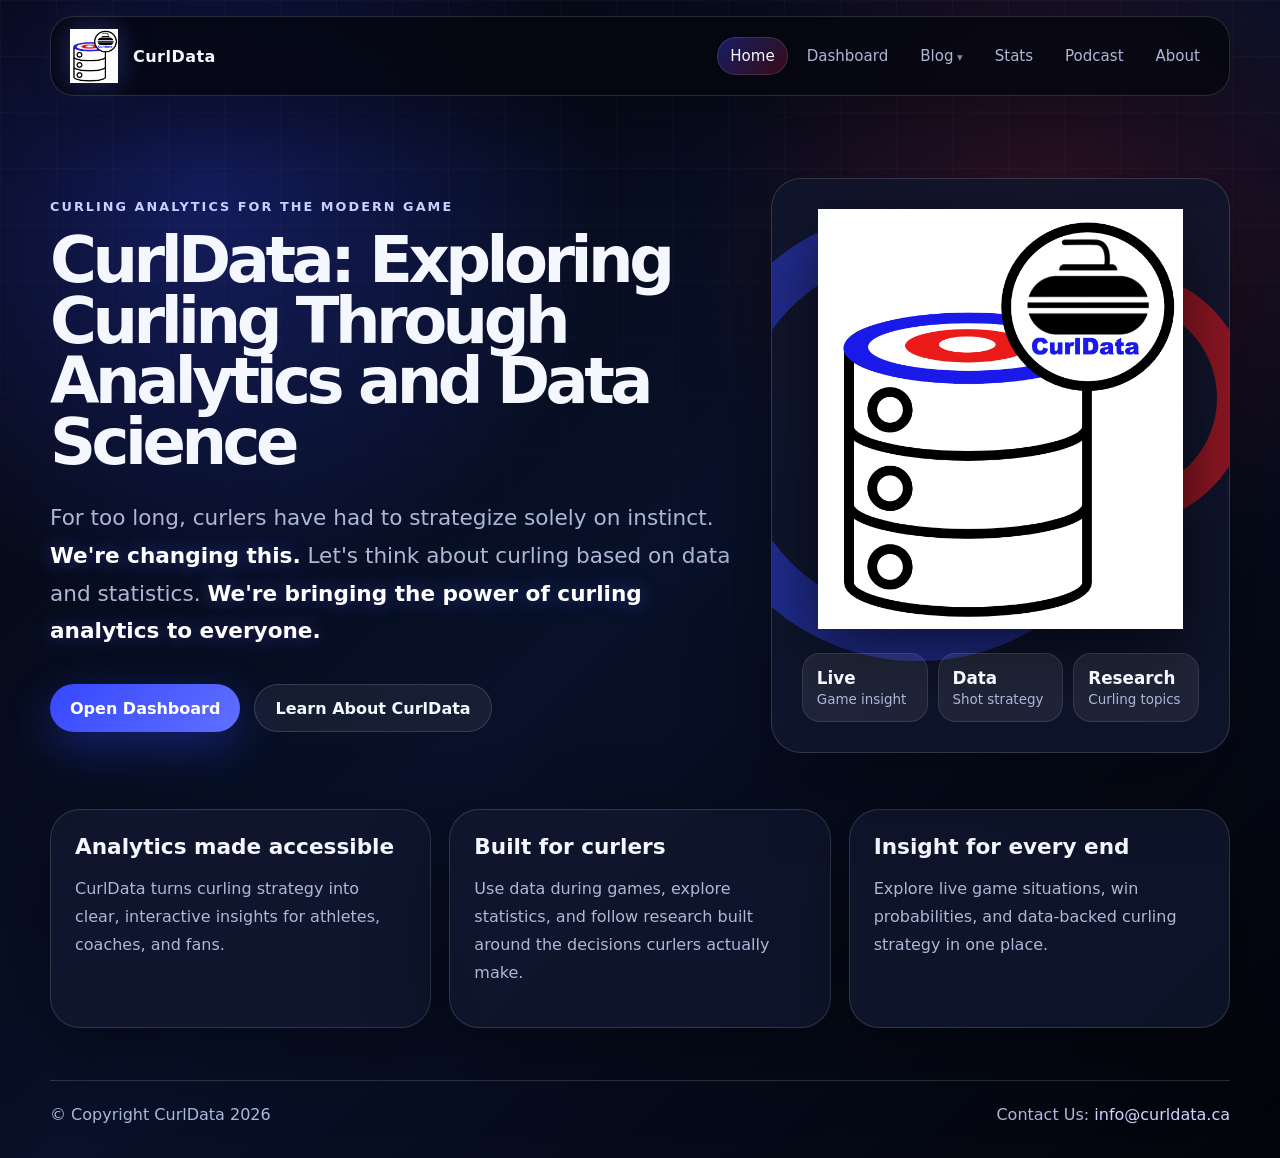
<file: index.html>
<!DOCTYPE html>
<html lang="en">
<head>
  <meta charset="UTF-8" />
  <meta name="viewport" content="width=device-width, initial-scale=1.0" />
  <title>CurlData | Home</title>
  <link rel="stylesheet" href="assets/styles.css" />
</head>
<body>
  <div class="site-shell">
    <header class="site-header">
      <a class="brand" href="index.html" aria-label="CurlData home">
        <img src="assets/curldata-logo-bg.png" alt="CurlData logo" />
        <span>CurlData</span>
      </a>
      <button class="nav-toggle" aria-label="Toggle navigation" aria-expanded="false">☰</button>
      <nav class="site-nav" aria-label="Main navigation">
        <a class="active" href="index.html">Home</a>
        <a href="dashboard.html">Dashboard</a>
        <div class="nav-dropdown">
          <a class="nav-drop-trigger" href="blog.html">Blog</a>
          <div class="nav-menu" aria-label="Blog articles">
            <a href="blog/launch.html">Article 1: Launch</a>
          </div>
        </div>
        <a href="stats.html">Stats</a>
        <a href="podcast.html">Podcast</a>
        <a href="about.html">About</a>
      </nav>
    </header>

    <main>
      <section class="hero">
        <div class="hero-copy">
          <p class="eyebrow">Curling analytics for the modern game</p>
          <h1>CurlData: Exploring Curling Through Analytics and Data Science</h1>
          <p class="lead">For too long, curlers have had to strategize solely on instinct. <strong>We're changing this.</strong> Let's think about curling based on data and statistics. <strong>We're bringing the power of curling analytics to everyone.</strong></p>
          <div class="hero-actions">
            <a class="button primary" href="dashboard.html">Open Dashboard</a>
            <a class="button secondary" href="about.html">Learn About CurlData</a>
          </div>
        </div>
        <div class="hero-card">
          <img src="assets/curldata-logo-bg.png" alt="CurlData logo" />
          <div class="stat-grid">
            <div><strong>Live</strong><span>Game insight</span></div>
            <div><strong>Data</strong><span>Shot strategy</span></div>
            <div><strong>Research</strong><span>Curling topics</span></div>
          </div>
        </div>
      </section>

      <section class="feature-band">
        <article>
          <h2>Analytics made accessible</h2>
          <p>CurlData turns curling strategy into clear, interactive insights for athletes, coaches, and fans.</p>
        </article>
        <article>
          <h2>Built for curlers</h2>
          <p>Use data during games, explore statistics, and follow research built around the decisions curlers actually make.</p>
        </article>
        <article>
          <h2>Insight for every end</h2>
          <p>Explore live game situations, win probabilities, and data-backed curling strategy in one place.</p>
        </article>
      </section>
    </main>

    <footer class="site-footer">
      <p>© Copyright CurlData 2026</p>
      <p>Contact Us: <a href="mailto:info@curldata.ca">info@curldata.ca</a></p>
    </footer>
  </div>
  <script src="assets/main.js"></script>
</body>
</html>
</file>
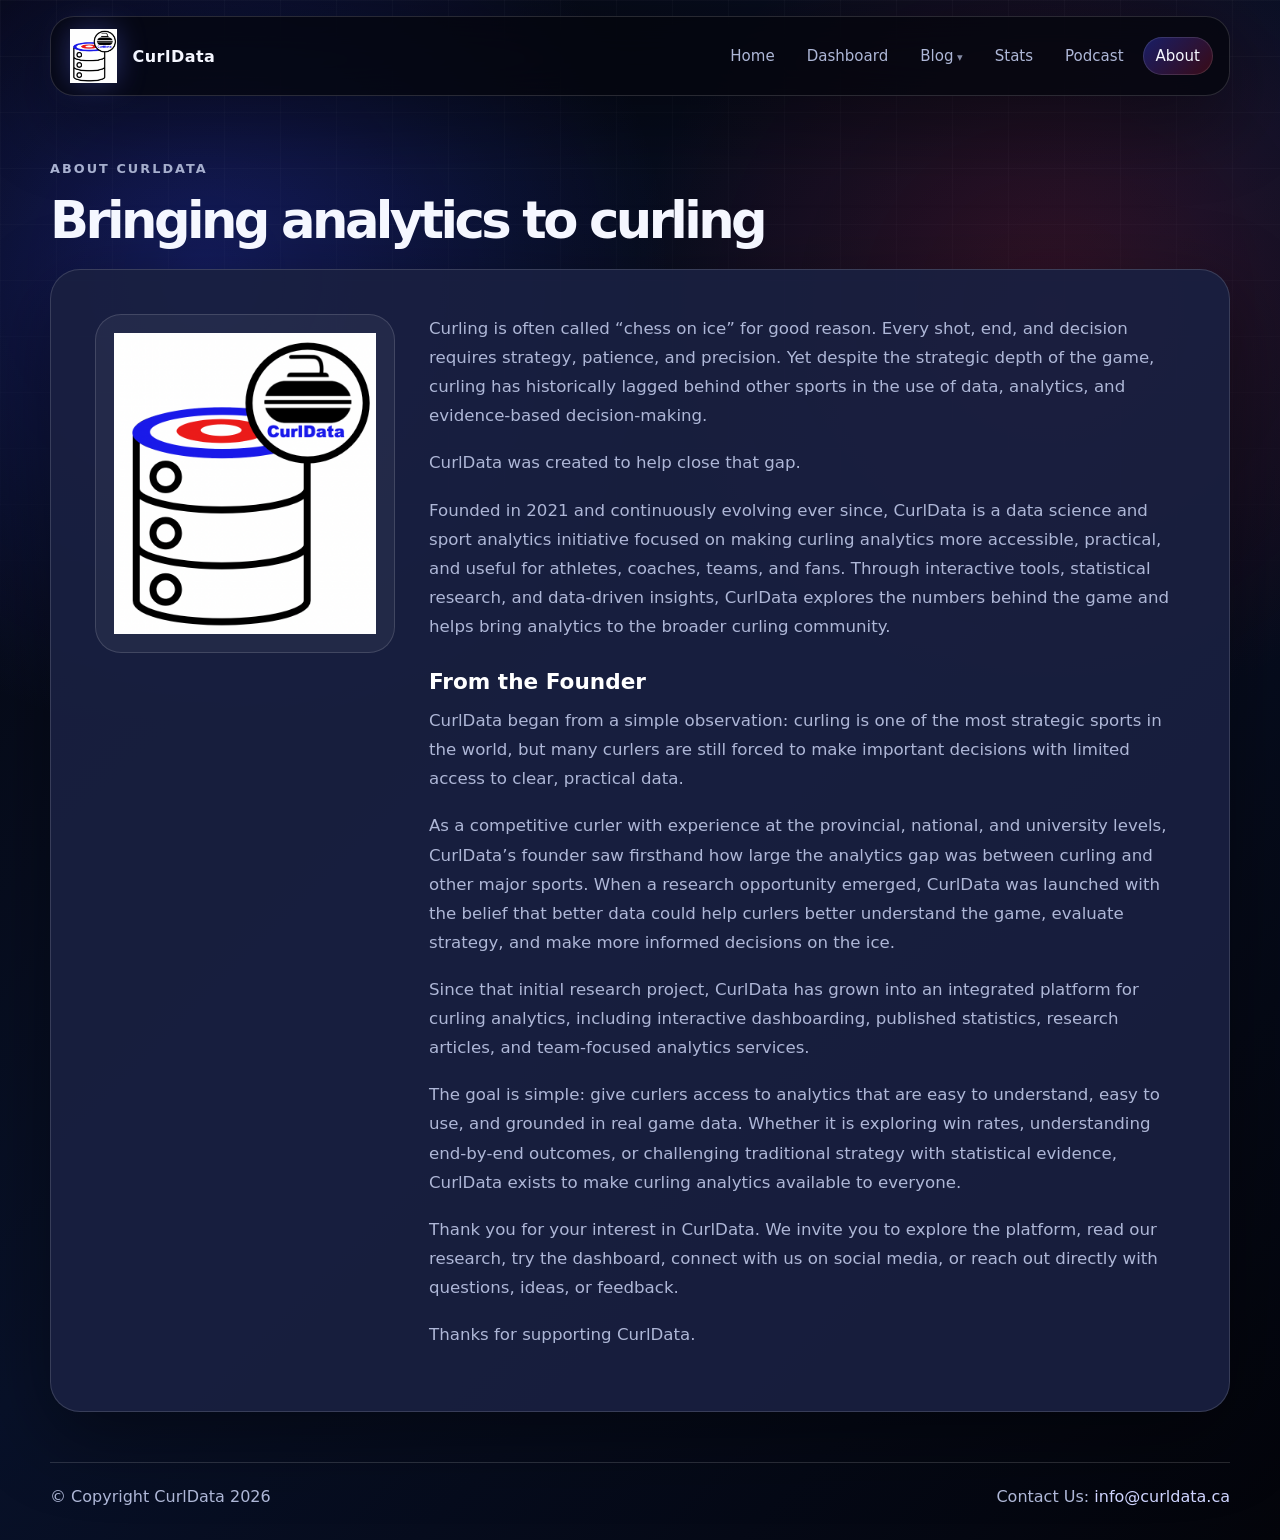
<file: about.html>
<!DOCTYPE html>
<html lang="en">
<head>
  <meta charset="UTF-8" />
  <meta name="viewport" content="width=device-width, initial-scale=1.0" />
  <title>CurlData | About</title>
  <link rel="stylesheet" href="assets/styles.css" />
</head>
<body>
  <div class="site-shell">
    <header class="site-header">
      <a class="brand" href="index.html" aria-label="CurlData home">
        <img src="assets/curldata-logo-bg.png" alt="CurlData logo" />
        <span>CurlData</span>
      </a>
      <button class="nav-toggle" aria-label="Toggle navigation" aria-expanded="false">☰</button>
      <nav class="site-nav" aria-label="Main navigation">
        <a href="index.html">Home</a>
        <a href="dashboard.html">Dashboard</a>
        <div class="nav-dropdown">
          <a class="nav-drop-trigger" href="blog.html">Blog</a>
          <div class="nav-menu" aria-label="Blog articles">
            <a href="blog/launch.html">Article 1: Launch</a>
          </div>
        </div>
        <a href="stats.html">Stats</a>
        <a href="podcast.html">Podcast</a>
        <a class="active" href="about.html">About</a>
      </nav>
    </header>

    <main class="page-main">
      <section class="page-hero compact">
        <p class="eyebrow">About CurlData</p>
        <h1>Bringing analytics to curling</h1>
      </section>

      <section class="content-panel about-layout">
        <div class="about-logo-card">
          <img src="assets/curldata-logo-bg.png" alt="CurlData logo" />
        </div>
        <div class="copy-stack">
          <p>Curling is often called “chess on ice” for good reason. Every shot, end, and decision requires strategy, patience, and precision. Yet despite the strategic depth of the game, curling has historically lagged behind other sports in the use of data, analytics, and evidence-based decision-making.</p>

          <p>CurlData was created to help close that gap.</p>

          <p>Founded in 2021 and continuously evolving ever since, CurlData is a data science and sport analytics initiative focused on making curling analytics more accessible, practical, and useful for athletes, coaches, teams, and fans. Through interactive tools, statistical research, and data-driven insights, CurlData explores the numbers behind the game and helps bring analytics to the broader curling community.</p>

          <h2>From the Founder</h2>
          <p>CurlData began from a simple observation: curling is one of the most strategic sports in the world, but many curlers are still forced to make important decisions with limited access to clear, practical data.</p>

          <p>As a competitive curler with experience at the provincial, national, and university levels, CurlData’s founder saw firsthand how large the analytics gap was between curling and other major sports. When a research opportunity emerged, CurlData was launched with the belief that better data could help curlers better understand the game, evaluate strategy, and make more informed decisions on the ice.</p>

          <p>Since that initial research project, CurlData has grown into an integrated platform for curling analytics, including interactive dashboarding, published statistics, research articles, and team-focused analytics services.</p>

          <p>The goal is simple: give curlers access to analytics that are easy to understand, easy to use, and grounded in real game data. Whether it is exploring win rates, understanding end-by-end outcomes, or challenging traditional strategy with statistical evidence, CurlData exists to make curling analytics available to everyone.</p>

          <p>Thank you for your interest in CurlData. We invite you to explore the platform, read our research, try the dashboard, connect with us on social media, or reach out directly with questions, ideas, or feedback.</p>

          <p>Thanks for supporting CurlData.</p>
        </div>
      </section>
    </main>

    <footer class="site-footer">
      <p>© Copyright CurlData 2026</p>
      <p>Contact Us: <a href="mailto:info@curldata.ca">info@curldata.ca</a></p>
    </footer>
  </div>
  <script src="assets/main.js"></script>
</body>
</html>
</file>
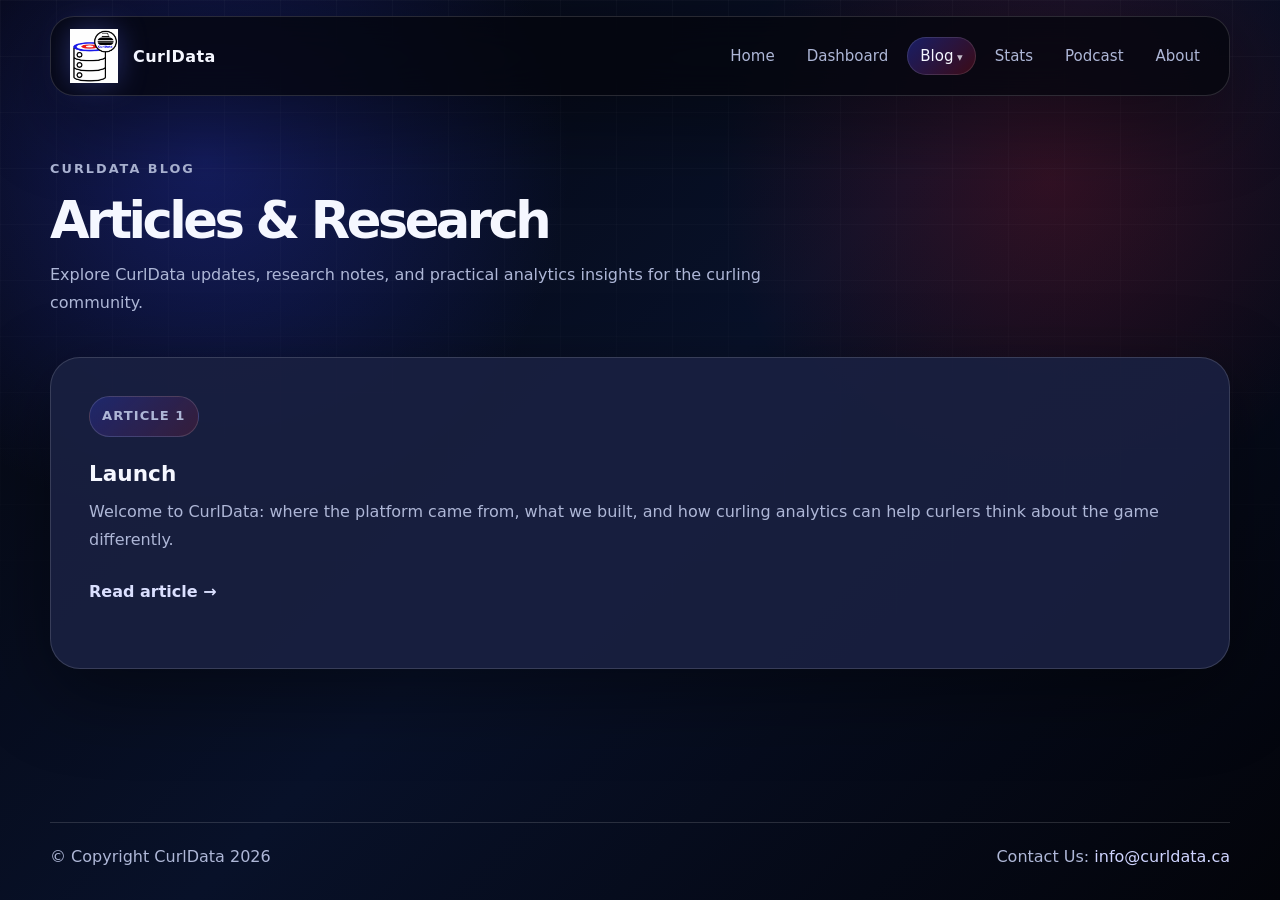
<file: blog.html>
<!DOCTYPE html>
<html lang="en">
<head>
  <meta charset="UTF-8" />
  <meta name="viewport" content="width=device-width, initial-scale=1.0" />
  <title>CurlData | Blog</title>
  <link rel="icon" href="assets/favicon.ico" sizes="any" />
  <link rel="icon" type="image/png" href="assets/favicon-32.png" />
  <link rel="apple-touch-icon" href="assets/favicon-192.png" />
  <link rel="stylesheet" href="assets/styles.css" />
</head>
<body>
  <div class="site-shell">
    <header class="site-header">
      <a class="brand" href="index.html" aria-label="CurlData home">
        <img src="assets/curldata-logo-bg.png" alt="CurlData logo" />
        <span>CurlData</span>
      </a>
      <button class="nav-toggle" aria-label="Toggle navigation" aria-expanded="false">☰</button>
      <nav class="site-nav" aria-label="Main navigation">
        <a href="index.html">Home</a>
        <a href="dashboard.html">Dashboard</a>
        <div class="nav-dropdown">
          <a class="nav-drop-trigger active" href="blog.html">Blog</a>
          <div class="nav-menu" aria-label="Blog articles">
            <a href="blog/launch.html">Article 1: Launch</a>
          </div>
        </div>
        <a href="stats.html">Stats</a>
        <a href="podcast.html">Podcast</a>
        <a href="about.html">About</a>
      </nav>
    </header>

    <main class="page-main">
      <section class="page-hero compact blog-hero">
        <p class="eyebrow">CurlData Blog</p>
        <h1>Articles & Research</h1>
        <p>Explore CurlData updates, research notes, and practical analytics insights for the curling community.</p>
      </section>

      <section class="blog-grid" aria-label="Blog articles">
        <a class="blog-card-link" href="blog/launch.html">
          <article class="content-panel blog-card">
            <p class="article-kicker">Article 1</p>
            <h2>Launch</h2>
            <p>Welcome to CurlData: where the platform came from, what we built, and how curling analytics can help curlers think about the game differently.</p>
            <p class="read-more">Read article →</p>
          </article>
        </a>
      </section>
    </main>

    <footer class="site-footer">
      <p>© Copyright CurlData 2026</p>
      <p>Contact Us: <a href="mailto:info@curldata.ca">info@curldata.ca</a></p>
    </footer>
  </div>
  <script src="assets/main.js"></script>
</body>
</html>
</file>
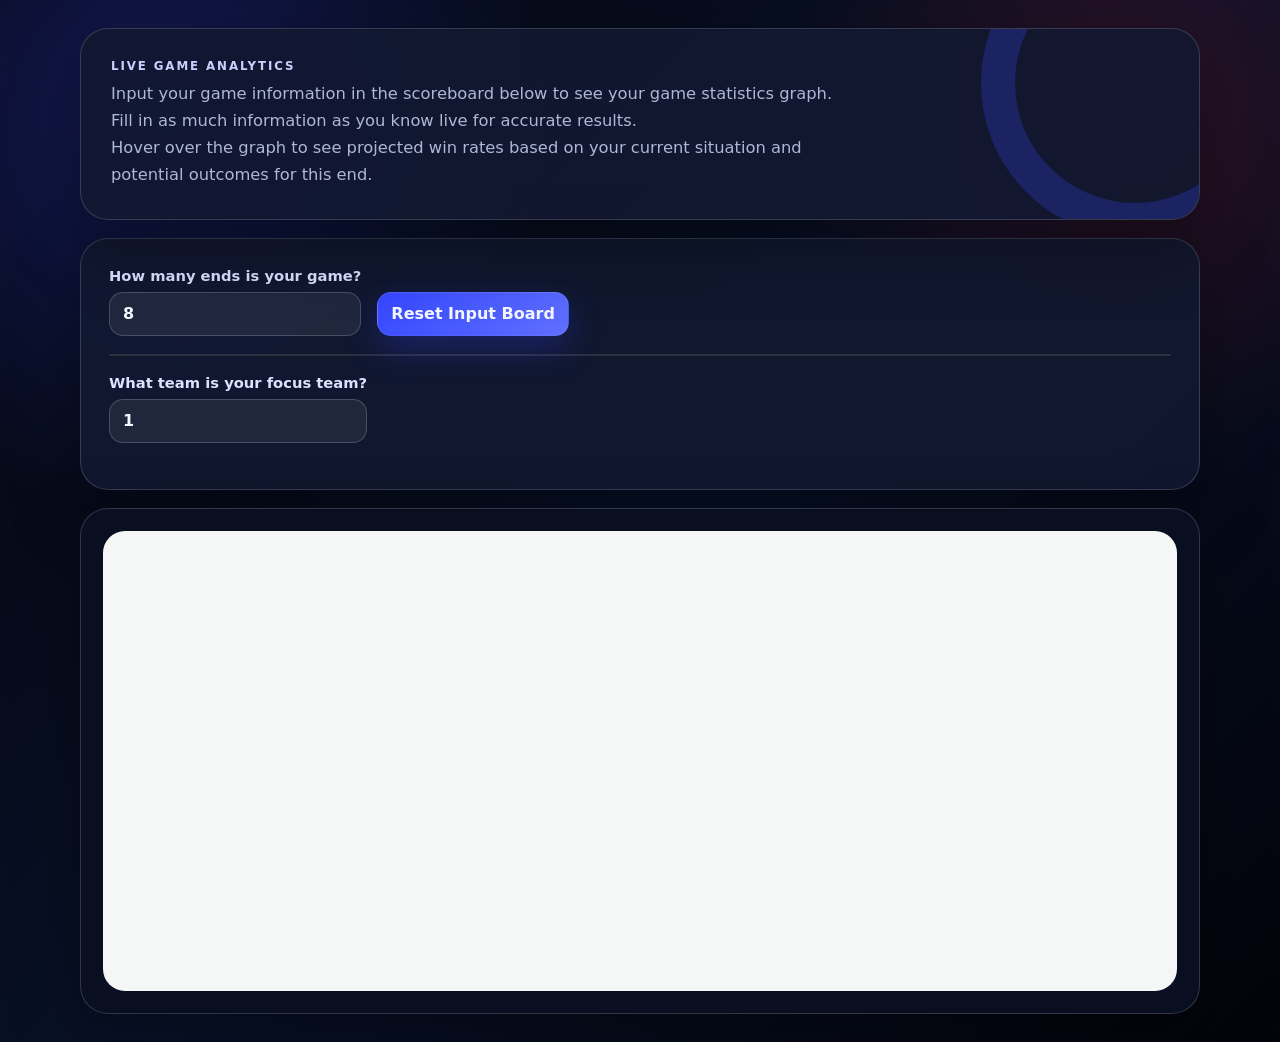
<file: dashboard-widget.html>
<!DOCTYPE html>
<html lang="en">
<head>
  <meta charset="UTF-8" />
  <meta name="viewport" content="width=device-width, initial-scale=1.0" />
  <title>CurlData Dashboard Widget</title>
  <script src="https://cdn.plot.ly/plotly-latest.min.js"></script>
  <style>
    :root {
      --bg: #05060d;
      --panel: rgba(18, 24, 48, 0.92);
      --panel-2: rgba(10, 16, 34, 0.96);
      --text: #f5f7ff;
      --muted: #aeb7d7;
      --blue: #3547ff;
      --blue-bright: #6070ff;
      --red: #ee181e;
      --line: rgba(255, 255, 255, 0.16);
      --shadow: 0 24px 70px rgba(0, 0, 0, 0.36);
    }

    * { box-sizing: border-box; }

    html, body {
      margin: 0;
      min-height: 100%;
      background:
        radial-gradient(circle at 12% 10%, rgba(53, 71, 255, 0.28), transparent 28%),
        radial-gradient(circle at 88% 12%, rgba(238, 24, 30, 0.16), transparent 24%),
        linear-gradient(135deg, #05060d 0%, #081129 52%, #03040a 100%);
      color: var(--text);
      font-family: Inter, ui-sans-serif, system-ui, -apple-system, BlinkMacSystemFont, "Segoe UI", sans-serif;
    }

    body {
      padding: clamp(16px, 3vw, 28px);
    }

    .dashboard-widget {
      max-width: 1120px;
      margin: 0 auto;
    }

    .dashboard-intro,
    .scoreboard-panel,
    .chart-panel {
      border: 1px solid var(--line);
      border-radius: 28px;
      background: var(--panel);
      box-shadow: var(--shadow);
    }

    .dashboard-intro {
      position: relative;
      overflow: hidden;
      padding: clamp(20px, 3vw, 30px);
      margin-bottom: 18px;
    }

    .dashboard-intro::after {
      content: "";
      position: absolute;
      width: 240px;
      height: 240px;
      border: 34px solid rgba(53, 71, 255, 0.25);
      border-radius: 50%;
      right: -90px;
      top: -100px;
      pointer-events: none;
    }

    .eyebrow {
      margin: 0 0 8px;
      color: #c9d0ff;
      text-transform: uppercase;
      letter-spacing: 0.16em;
      font-size: 0.74rem;
      font-weight: 800;
    }

    #instruct {
      position: relative;
      z-index: 1;
      margin: 0;
      max-width: 760px;
      color: var(--muted);
      line-height: 1.65;
      font-size: 1.02rem;
      text-align: left;
    }

    .scoreboard-panel {
      padding: clamp(18px, 3vw, 28px);
      margin-bottom: 18px;
    }

    .controls-grid {
      display: flex;
      flex-wrap: wrap;
      align-items: end;
      gap: 16px;
      margin-bottom: 18px;
    }

    .control-group {
      display: grid;
      gap: 8px;
      min-width: 210px;
    }

    label {
      color: #dce2ff;
      font-weight: 800;
      font-size: 0.92rem;
    }

    select,
    input[type="button"] {
      appearance: none;
      border: 1px solid rgba(255,255,255,0.18);
      border-radius: 14px;
      color: var(--text);
      background: rgba(255,255,255,0.07);
      min-height: 44px;
      padding: 10px 13px;
      font: inherit;
      font-weight: 700;
      outline: none;
    }

    select:focus,
    input[type="button"]:focus {
      box-shadow: 0 0 0 3px rgba(96, 112, 255, 0.26);
      border-color: rgba(96, 112, 255, 0.8);
    }

    select option {
      color: #101324;
      background: #ffffff;
    }

    input[type="button"] {
      cursor: pointer;
      background: linear-gradient(135deg, var(--blue), var(--blue-bright));
      border-color: rgba(255,255,255,0.08);
      box-shadow: 0 14px 34px rgba(53, 71, 255, 0.26);
      transition: transform 160ms ease, box-shadow 160ms ease;
    }

    input[type="button"]:hover {
      transform: translateY(-2px);
      box-shadow: 0 18px 42px rgba(53, 71, 255, 0.36);
    }

    .table-wrap {
      width: 100%;
      overflow-x: auto;
      border: 1px solid rgba(255,255,255,0.14);
      border-radius: 22px;
      background: rgba(3, 4, 10, 0.38);
    }

    table {
      width: 100%;
      min-width: 760px;
      border-collapse: collapse;
      color: var(--text);
      background: transparent;
      border: 0 !important;
    }

    th,
    td {
      border: 1px solid rgba(255,255,255,0.12) !important;
      padding: 10px 8px;
      text-align: center;
      vertical-align: middle;
    }

    th {
      background: linear-gradient(135deg, rgba(53, 71, 255, 0.34), rgba(238, 24, 30, 0.16));
      color: white;
      font-weight: 900;
      letter-spacing: 0.02em;
    }

    td {
      background: rgba(255,255,255,0.045);
    }

    td input,
    td select {
      width: 100%;
      max-width: 86px;
      text-align: center;
      margin: 0;
      color: var(--text);
      background: rgba(255,255,255,0.08);
      border-radius: 10px;
      border: 1px solid rgba(255,255,255,0.14);
      min-height: 36px;
      padding: 6px 8px;
    }

    .team-control {
      margin-top: 18px;
    }

    .chart-panel {
      overflow: hidden;
      padding: clamp(14px, 2vw, 22px);
      background: var(--panel-2);
    }

    #myDiv {
      min-height: 460px;
      border-radius: 22px;
      overflow: hidden;
      background: rgba(255,255,255,0.96);
    }

    .modal {
      display: none;
      position: fixed;
      z-index: 99;
      padding-top: 80px;
      left: 0;
      top: 0;
      width: 100%;
      height: 100%;
      overflow: auto;
      background-color: rgba(0,0,0,0.64);
      backdrop-filter: blur(10px);
    }

    .modal-content {
      background: #ffffff;
      color: #101324;
      margin: auto;
      padding: clamp(18px, 3vw, 28px);
      border: 1px solid rgba(255,255,255,0.4);
      width: min(880px, calc(100% - 32px));
      border-radius: 24px;
      box-shadow: 0 24px 80px rgba(0,0,0,0.42);
    }

    .close {
      color: #667;
      float: right;
      font-size: 32px;
      font-weight: bold;
    }

    .close:hover,
    .close:focus {
      color: #000;
      text-decoration: none;
      cursor: pointer;
    }

    .modal-content iframe {
      border-radius: 16px;
      max-width: 100%;
    }

    @media (max-width: 680px) {
      body { padding: 12px; }
      .controls-grid { display: grid; }
      .control-group { min-width: 0; }
      #myDiv { min-height: 540px; }
    }
  </style>
</head>
<body>
  <main class="dashboard-widget">
    <section class="dashboard-intro">
      <p class="eyebrow">Live game analytics</p>
      <p id="instruct">Input your game information in the scoreboard below to see your game statistics graph.<br />Fill in as much information as you know live for accurate results.<br />Hover over the graph to see projected win rates based on your current situation and potential outcomes for this end.</p>
    </section>

    <section class="scoreboard-panel">
      <div class="controls-grid">
        <div class="control-group">
          <label for="endSelect">How many ends is your game?</label>
          <select name="endSelect" id="endSelect" onchange="endSelector()">
            <option value="8">8</option>
            <option value="10">10</option>
          </select>
        </div>
        <input type="button" value="Reset Input Board" onclick="tableReset(ends)" />
      </div>

      <div class="table-wrap">
        <table id="test" border="1">
          <thead id="tableHeader"></thead>
          <tbody id="tableRows"></tbody>
        </table>
      </div>

      <div class="controls-grid team-control">
        <div class="control-group">
          <label for="selectTeam">What team is your focus team?</label>
          <select name="selectTeam" id="selectTeam" onchange="newDefTeam()">
            <option id="Val1" value="1">1</option>
            <option id="Val2" value="2">2</option>
          </select>
        </div>
      </div>
    </section>

    <section class="chart-panel">
      <div id="myDiv"></div>
    </section>
  </main>

  <div id="myModal" class="modal">
    <div class="modal-content">
      <span class="close">&times;</span>
      <h2>Are you new here?</h2>
      <p>If so, check out this 2-minute tutorial to get the most out of the CurlData dashboard!</p>
      <p><iframe width="100%" height="400" src="https://www.youtube.com/embed/1JqiH6laBMM" title="YouTube video player" frameborder="0" allow="accelerometer; autoplay; clipboard-write; encrypted-media; gyroscope; picture-in-picture" allowfullscreen></iframe></p>
    </div>
  </div>

  <script>
    (function () {
      function withDarkDefaults(layout) {
        var base = {
          paper_bgcolor: 'rgba(255,255,255,0.96)',
          plot_bgcolor: 'rgba(255,255,255,0.96)',
          font: { family: 'Inter, Arial, sans-serif', color: '#101324' },
          margin: { t: 40, r: 24, b: 54, l: 58 }
        };
        return Object.assign({}, base, layout || {});
      }
      function withResponsive(config) {
        return Object.assign({ responsive: true, displaylogo: false }, config || {});
      }
      if (window.Plotly) {
        var originalNewPlot = window.Plotly.newPlot;
        var originalReact = window.Plotly.react;
        window.Plotly.newPlot = function (graphDiv, data, layout, config) {
          return originalNewPlot.call(window.Plotly, graphDiv, data, withDarkDefaults(layout), withResponsive(config));
        };
        window.Plotly.react = function (graphDiv, data, layout, config) {
          return originalReact.call(window.Plotly, graphDiv, data, withDarkDefaults(layout), withResponsive(config));
        };
      }
    })();
  </script>
  <script src="https://consolelog7.github.io/CurlData-Dashboard-Deploy/script.js"></script>
</body>
</html>
</file>
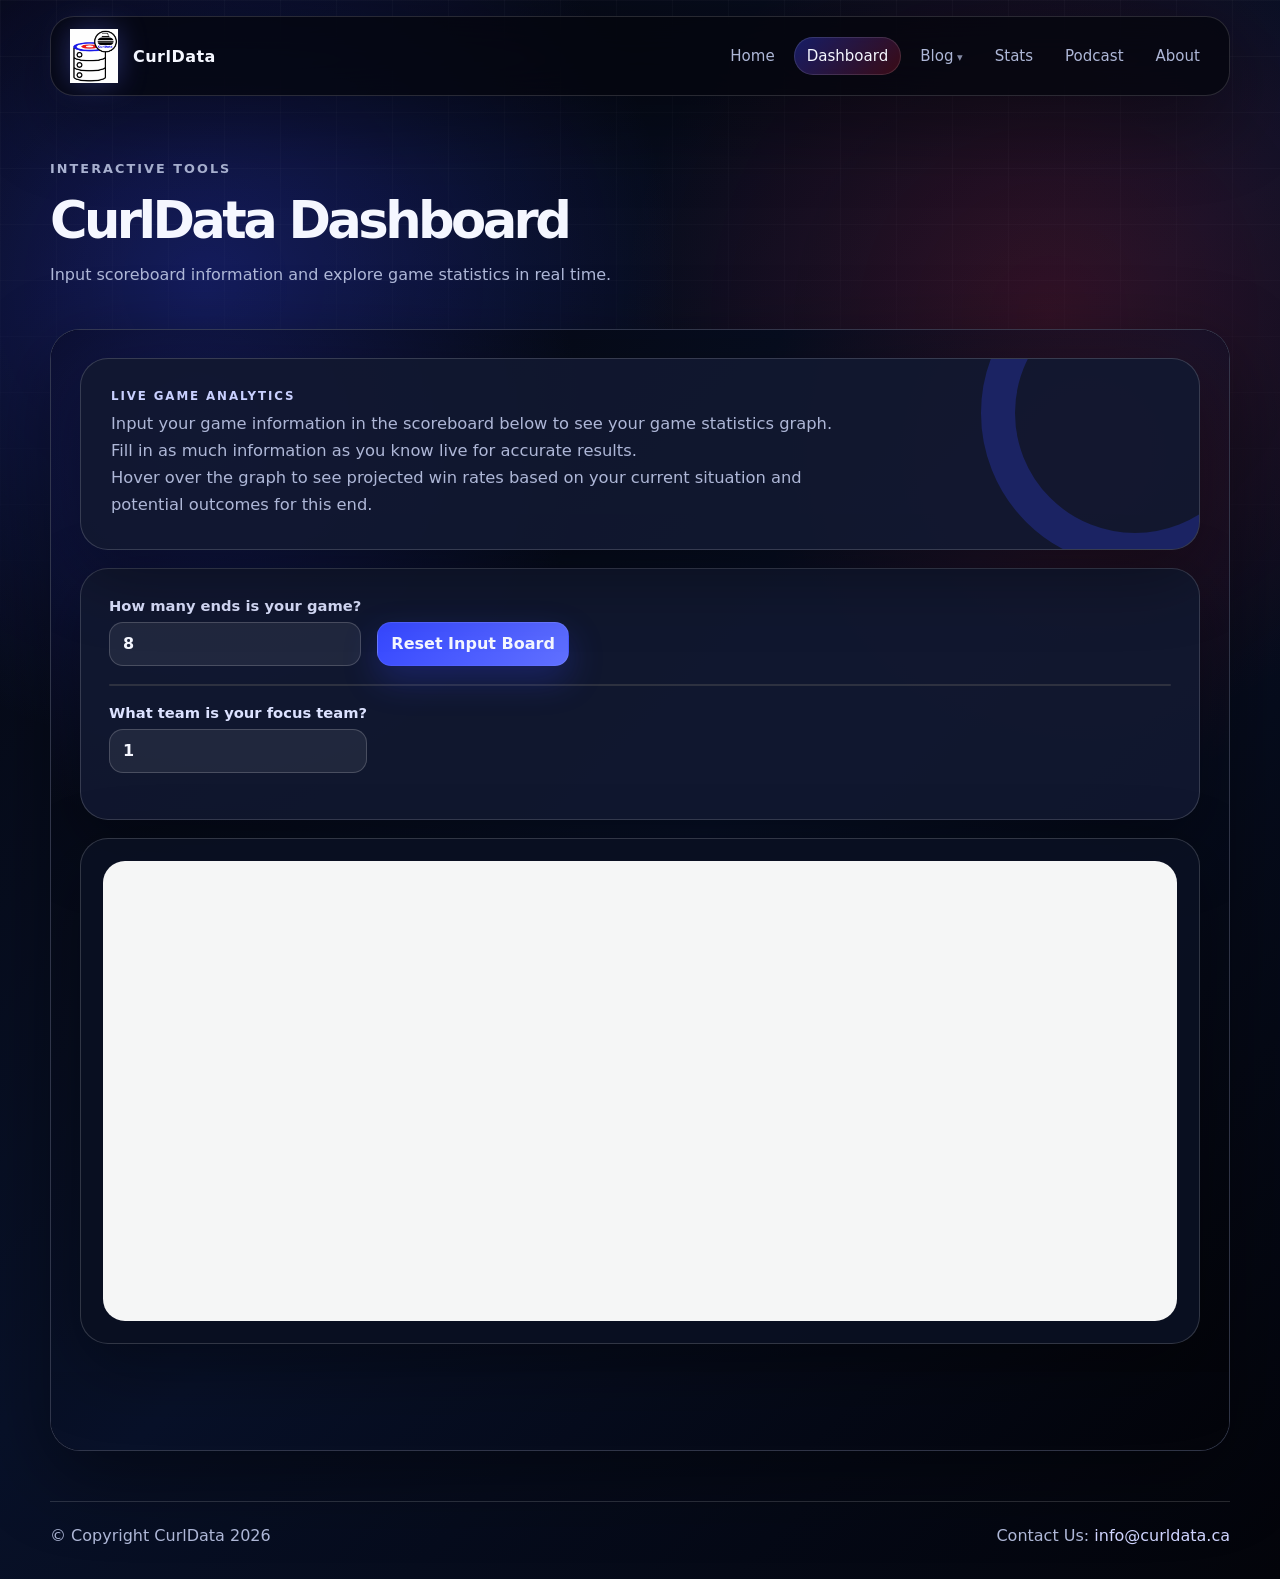
<file: dashboard.html>
<!DOCTYPE html>
<html lang="en">
<head>
  <meta charset="UTF-8" />
  <meta name="viewport" content="width=device-width, initial-scale=1.0" />
  <title>CurlData | Dashboard</title>
  <link rel="stylesheet" href="assets/styles.css" />
</head>
<body>
  <div class="site-shell">
    <header class="site-header">
      <a class="brand" href="index.html" aria-label="CurlData home">
        <img src="assets/curldata-logo-bg.png" alt="CurlData logo" />
        <span>CurlData</span>
      </a>
      <button class="nav-toggle" aria-label="Toggle navigation" aria-expanded="false">☰</button>
      <nav class="site-nav" aria-label="Main navigation">
        <a href="index.html">Home</a>
        <a class="active" href="dashboard.html">Dashboard</a>
        <div class="nav-dropdown">
          <a class="nav-drop-trigger" href="blog.html">Blog</a>
          <div class="nav-menu" aria-label="Blog articles">
            <a href="blog/launch.html">Article 1: Launch</a>
          </div>
        </div>
        <a href="stats.html">Stats</a>
        <a href="podcast.html">Podcast</a>
        <a href="about.html">About</a>
      </nav>
    </header>

    <main class="page-main">
      <section class="page-hero compact">
        <p class="eyebrow">Interactive tools</p>
        <h1>CurlData Dashboard</h1>
        <p>Input scoreboard information and explore game statistics in real time.</p>
      </section>

      <section class="dashboard-frame-wrap">
        <iframe title="CurlData analytics dashboard" src="dashboard-widget.html" class="dashboard-frame"></iframe>
      </section>
    </main>

    <footer class="site-footer">
      <p>© Copyright CurlData 2026</p>
      <p>Contact Us: <a href="mailto:info@curldata.ca">info@curldata.ca</a></p>
    </footer>
  </div>
  <script src="assets/main.js"></script>
</body>
</html>
</file>
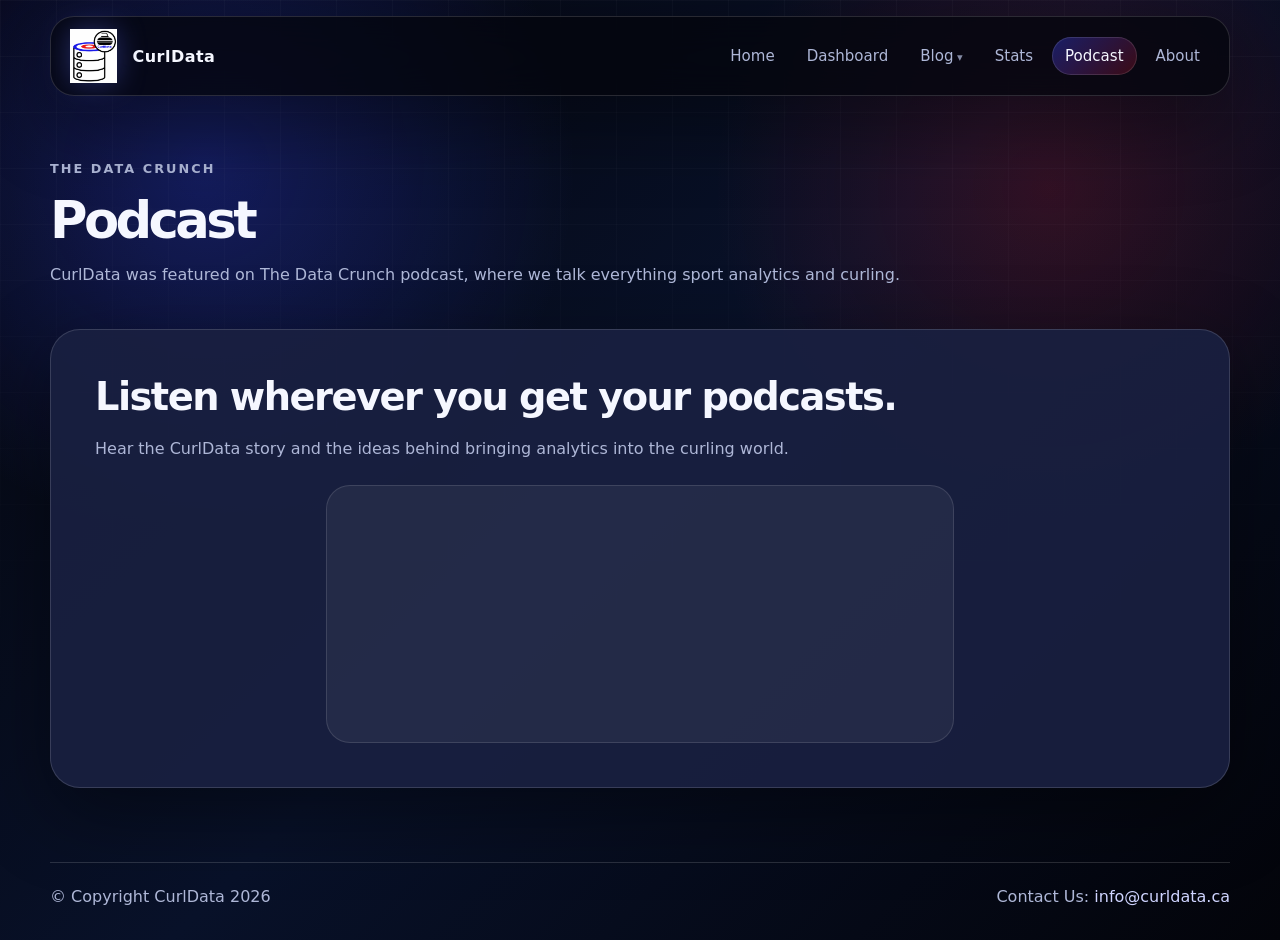
<file: podcast.html>
<!DOCTYPE html>
<html lang="en">
<head>
  <meta charset="UTF-8" />
  <meta name="viewport" content="width=device-width, initial-scale=1.0" />
  <title>CurlData | Podcast</title>
  <link rel="icon" href="assets/favicon.ico" sizes="any" />
  <link rel="icon" type="image/png" href="assets/favicon-32.png" />
  <link rel="apple-touch-icon" href="assets/favicon-192.png" />
  <link rel="stylesheet" href="assets/styles.css" />
</head>
<body>
  <div class="site-shell">
    <header class="site-header">
      <a class="brand" href="index.html" aria-label="CurlData home">
        <img src="assets/curldata-logo-bg.png" alt="CurlData logo" />
        <span>CurlData</span>
      </a>
      <button class="nav-toggle" aria-label="Toggle navigation" aria-expanded="false">☰</button>
      <nav class="site-nav" aria-label="Main navigation">
        <a href="index.html">Home</a>
        <a href="dashboard.html">Dashboard</a>
        <div class="nav-dropdown">
          <a class="nav-drop-trigger" href="blog.html">Blog</a>
          <div class="nav-menu" aria-label="Blog articles">
            <a href="blog/launch.html">Article 1: Launch</a>
          </div>
        </div>
        <a href="stats.html">Stats</a>
        <a class="active" href="podcast.html">Podcast</a>
        <a href="about.html">About</a>
      </nav>
    </header>

    <main class="page-main">
      <section class="page-hero compact">
        <p class="eyebrow">The Data Crunch</p>
        <h1>Podcast</h1>
        <p>CurlData was featured on The Data Crunch podcast, where we talk everything sport analytics and curling.</p>
      </section>

      <section class="content-panel podcast-panel" aria-label="CurlData podcast feature">
        <h2>Listen wherever you get your podcasts.</h2>
        <p>Hear the CurlData story and the ideas behind bringing analytics into the curling world.</p>
        <div class="spotify-embed">
          <iframe src="https://open.spotify.com/embed/episode/4LBA5Bba26T0L4lD0Iw3Jf" width="600" height="232" frameborder="0" allowtransparency="true" allow="encrypted-media" title="CurlData on The Data Crunch podcast"></iframe>
        </div>
      </section>
    </main>

    <footer class="site-footer">
      <p>© Copyright CurlData 2026</p>
      <p>Contact Us: <a href="mailto:info@curldata.ca">info@curldata.ca</a></p>
    </footer>
  </div>
  <script src="assets/main.js"></script>
</body>
</html>
</file>
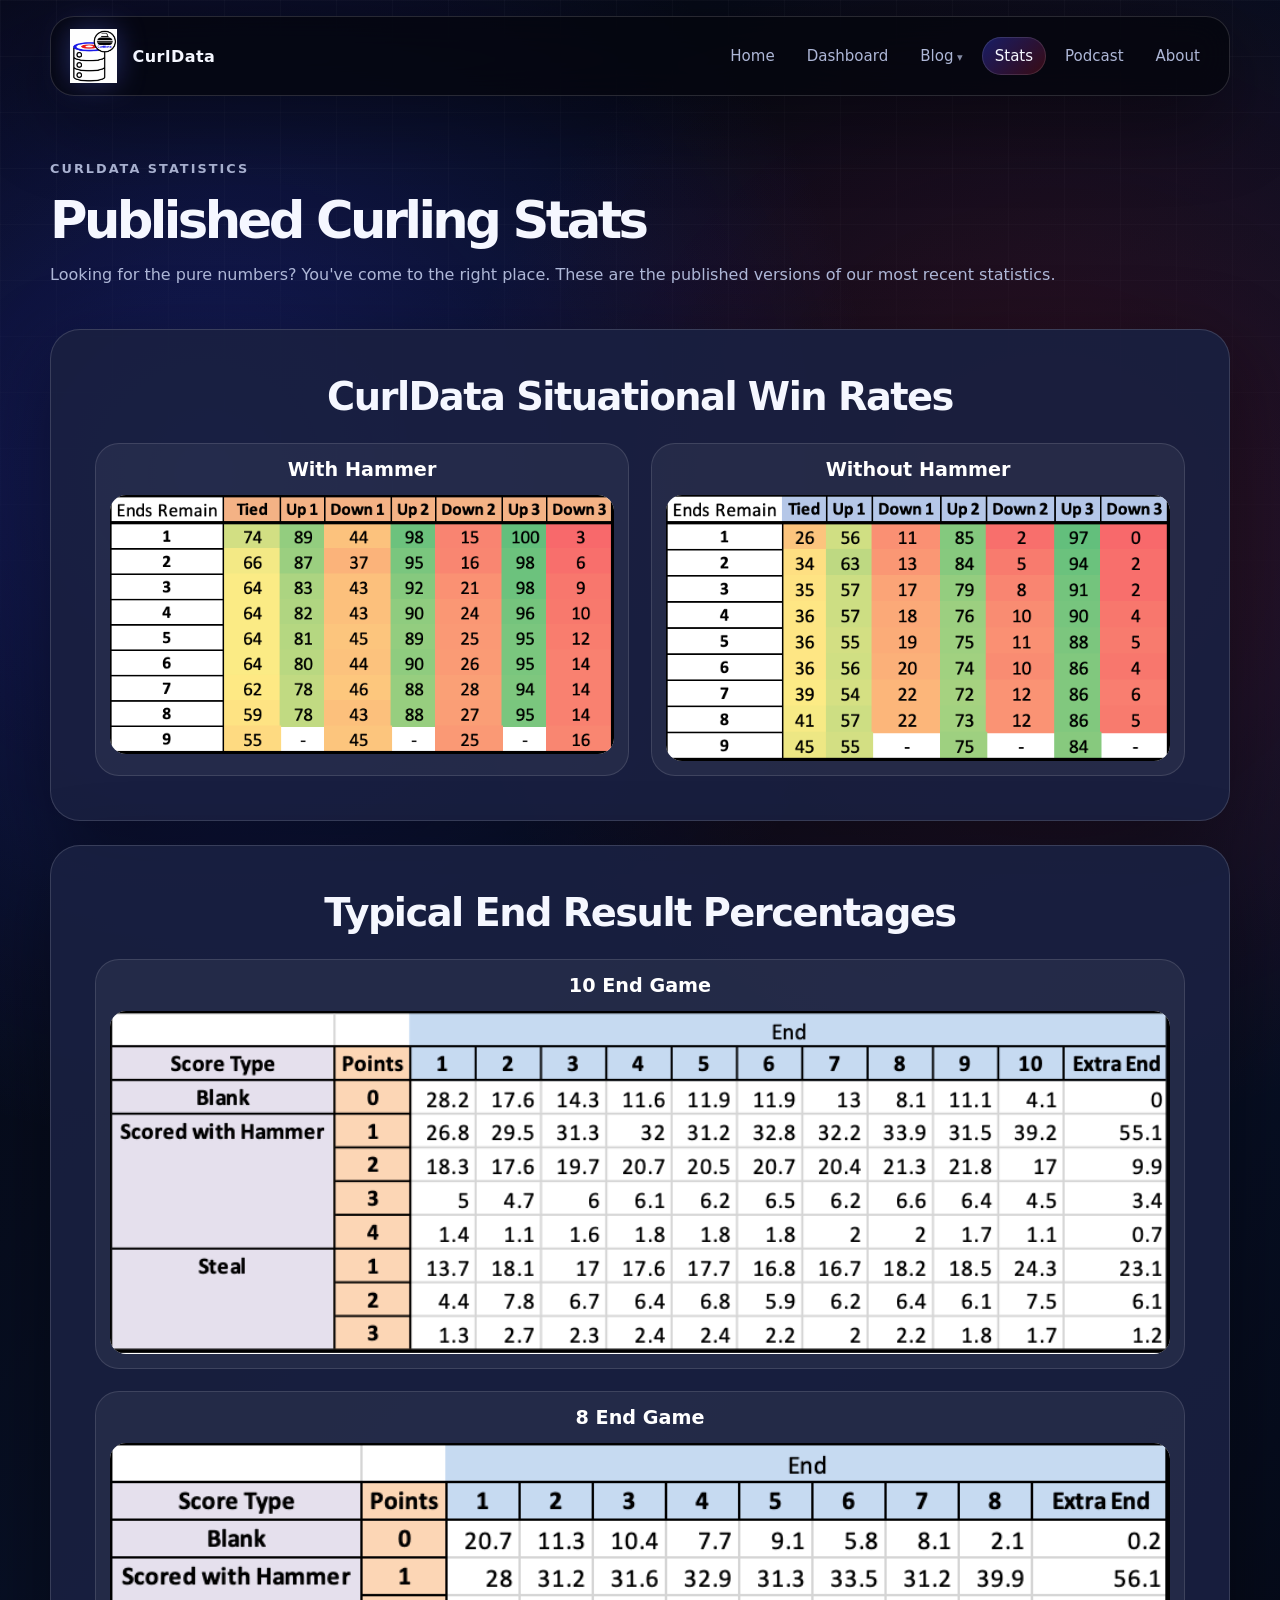
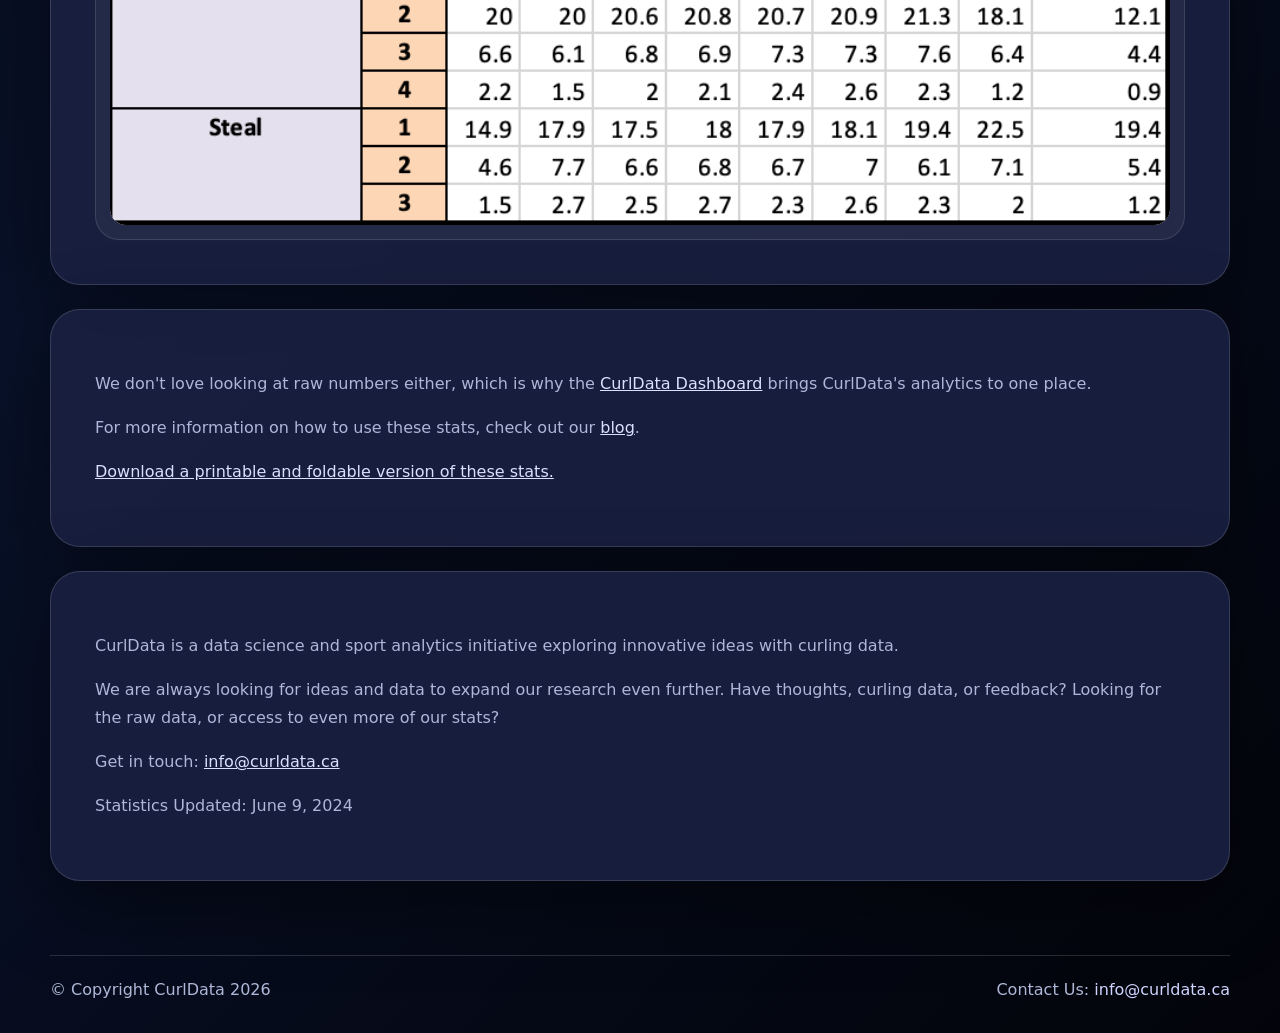
<file: stats.html>
<!DOCTYPE html>
<html lang="en">
<head>
  <meta charset="UTF-8" />
  <meta name="viewport" content="width=device-width, initial-scale=1.0" />
  <title>CurlData | Stats</title>
  <link rel="icon" href="assets/favicon.ico" sizes="any" />
  <link rel="icon" type="image/png" href="assets/favicon-32.png" />
  <link rel="apple-touch-icon" href="assets/favicon-192.png" />
  <link rel="stylesheet" href="assets/styles.css" />
</head>
<body>
  <div class="site-shell">
    <header class="site-header">
      <a class="brand" href="index.html" aria-label="CurlData home">
        <img src="assets/curldata-logo-bg.png" alt="CurlData logo" />
        <span>CurlData</span>
      </a>
      <button class="nav-toggle" aria-label="Toggle navigation" aria-expanded="false">☰</button>
      <nav class="site-nav" aria-label="Main navigation">
        <a href="index.html">Home</a>
        <a href="dashboard.html">Dashboard</a>
        <div class="nav-dropdown">
          <a class="nav-drop-trigger" href="blog.html">Blog</a>
          <div class="nav-menu" aria-label="Blog articles">
            <a href="blog/launch.html">Article 1: Launch</a>
          </div>
        </div>
        <a class="active" href="stats.html">Stats</a>
        <a href="podcast.html">Podcast</a>
        <a href="about.html">About</a>
      </nav>
    </header>

    <main class="page-main">
      <section class="page-hero compact">
        <p class="eyebrow">CurlData Statistics</p>
        <h1>Published Curling Stats</h1>
        <p>Looking for the pure numbers? You've come to the right place. These are the published versions of our most recent statistics.</p>
      </section>

      <section class="content-panel stats-panel">
        <h2 class="centered-heading">CurlData Situational Win Rates</h2>
        <div class="stats-image-grid two-up">
          <figure>
            <h3 class="stats-column-heading">With Hammer</h3>
            <img src="assets/stats-fig1.png" alt="CurlData Situational Win Rates with hammer" />
          </figure>
          <figure>
            <h3 class="stats-column-heading">Without Hammer</h3>
            <img src="assets/stats-fig2.png" alt="CurlData Situational Win Rates without hammer" />
          </figure>
        </div>
      </section>

      <section class="content-panel stats-panel">
        <h2 class="centered-heading">Typical End Result Percentages</h2>
        <div class="stats-image-grid">
          <figure>
            <h3 class="stats-column-heading">10 End Game</h3>
            <img src="assets/stats-fig3.png" alt="CurlData Typical End Result Percentages for a 10 end game" />
          </figure>
          <figure>
            <h3 class="stats-column-heading">8 End Game</h3>
            <img src="assets/stats-fig4.png" alt="CurlData Typical End Result Percentages for an 8 end game" />
          </figure>
        </div>
      </section>

      <section class="content-panel stats-copy">
        <p>We don't love looking at raw numbers either, which is why the <a href="dashboard.html">CurlData Dashboard</a> brings CurlData's analytics to one place.</p>
        <p>For more information on how to use these stats, check out our <a href="blog.html">blog</a>.</p>
        <p><a href="https://curldata-website-resources.s3.ca-central-1.amazonaws.com/CurlData+Stats+Printout.pdf" target="_blank" rel="noopener">Download a printable and foldable version of these stats.</a></p>
      </section>

      <section class="content-panel stats-copy">
        <p>CurlData is a data science and sport analytics initiative exploring innovative ideas with curling data.</p>
        <p>We are always looking for ideas and data to expand our research even further. Have thoughts, curling data, or feedback? Looking for the raw data, or access to even more of our stats?</p>
        <p>Get in touch: <a href="mailto:info@curldata.ca">info@curldata.ca</a></p>
        <p class="small-note">Statistics Updated: June 9, 2024</p>
      </section>
    </main>

    <footer class="site-footer">
      <p>© Copyright CurlData 2026</p>
      <p>Contact Us: <a href="mailto:info@curldata.ca">info@curldata.ca</a></p>
    </footer>
  </div>
  <script src="assets/main.js"></script>
</body>
</html>
</file>
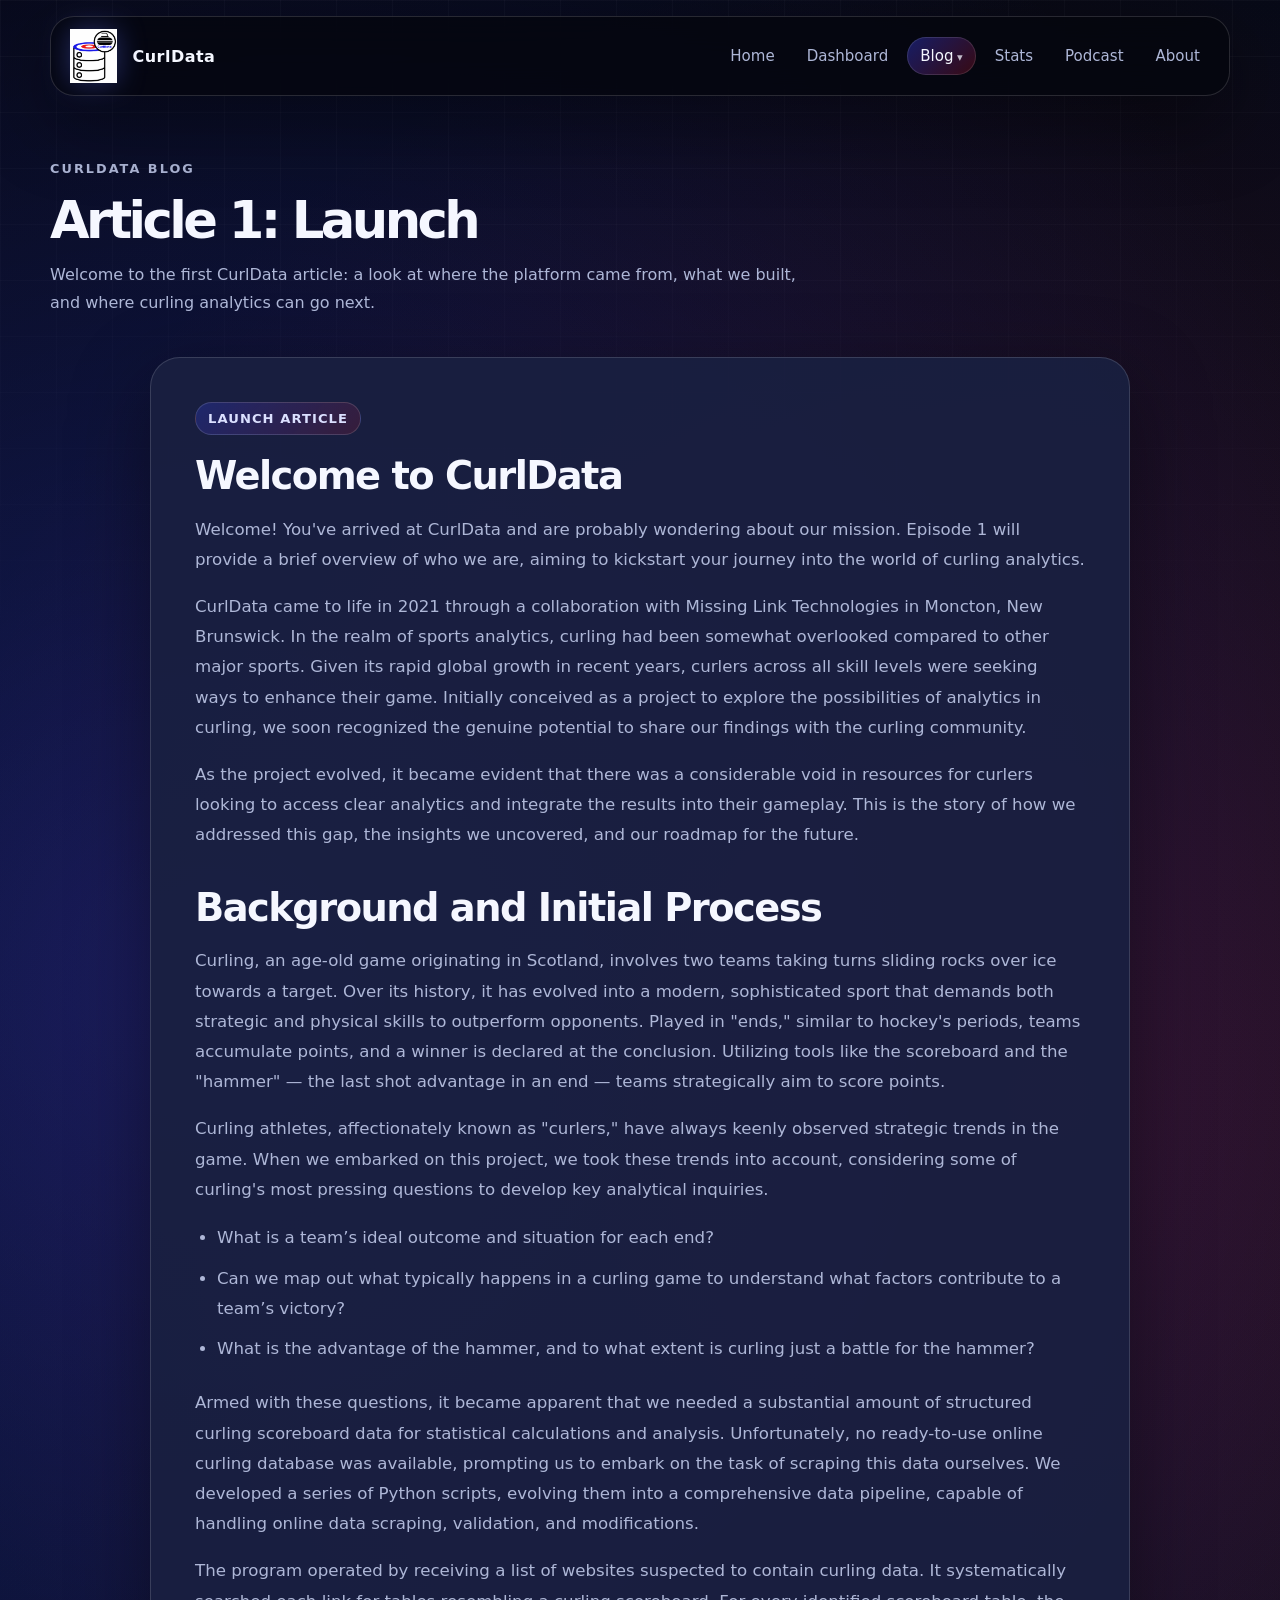
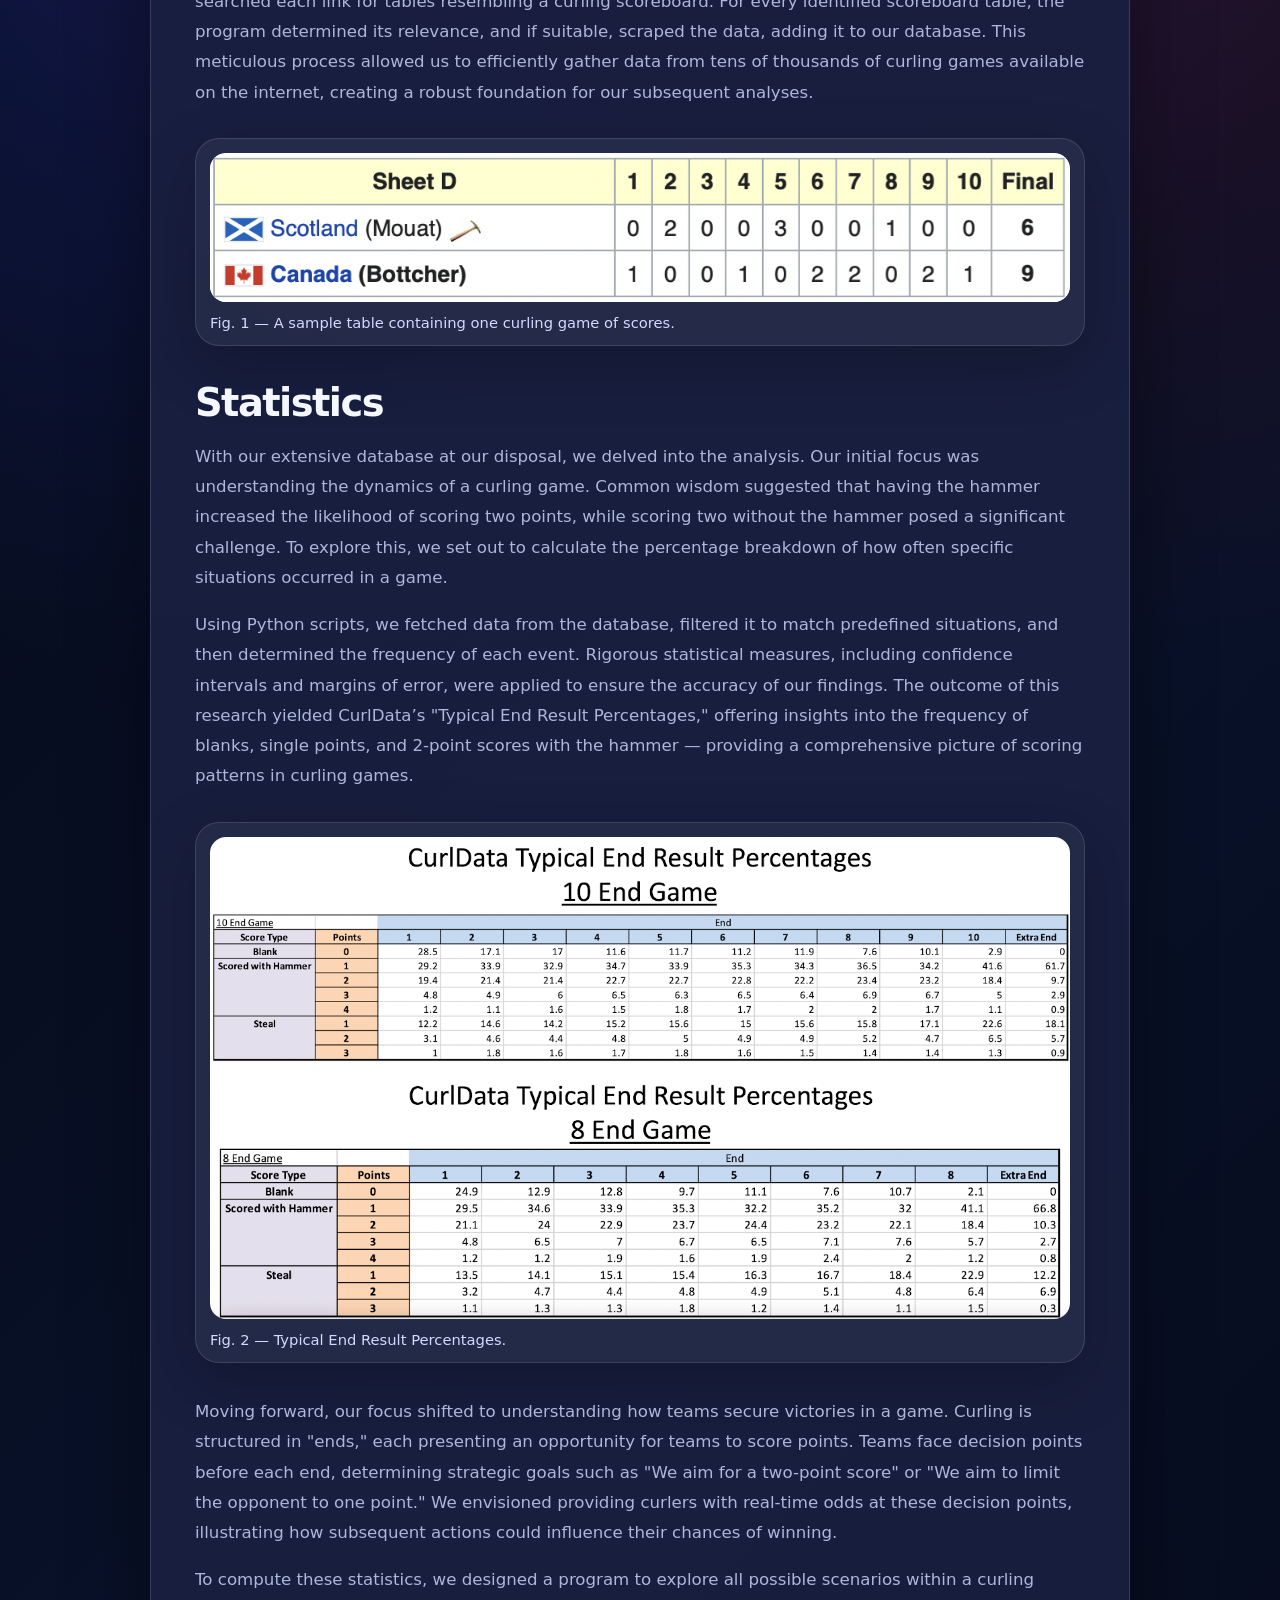
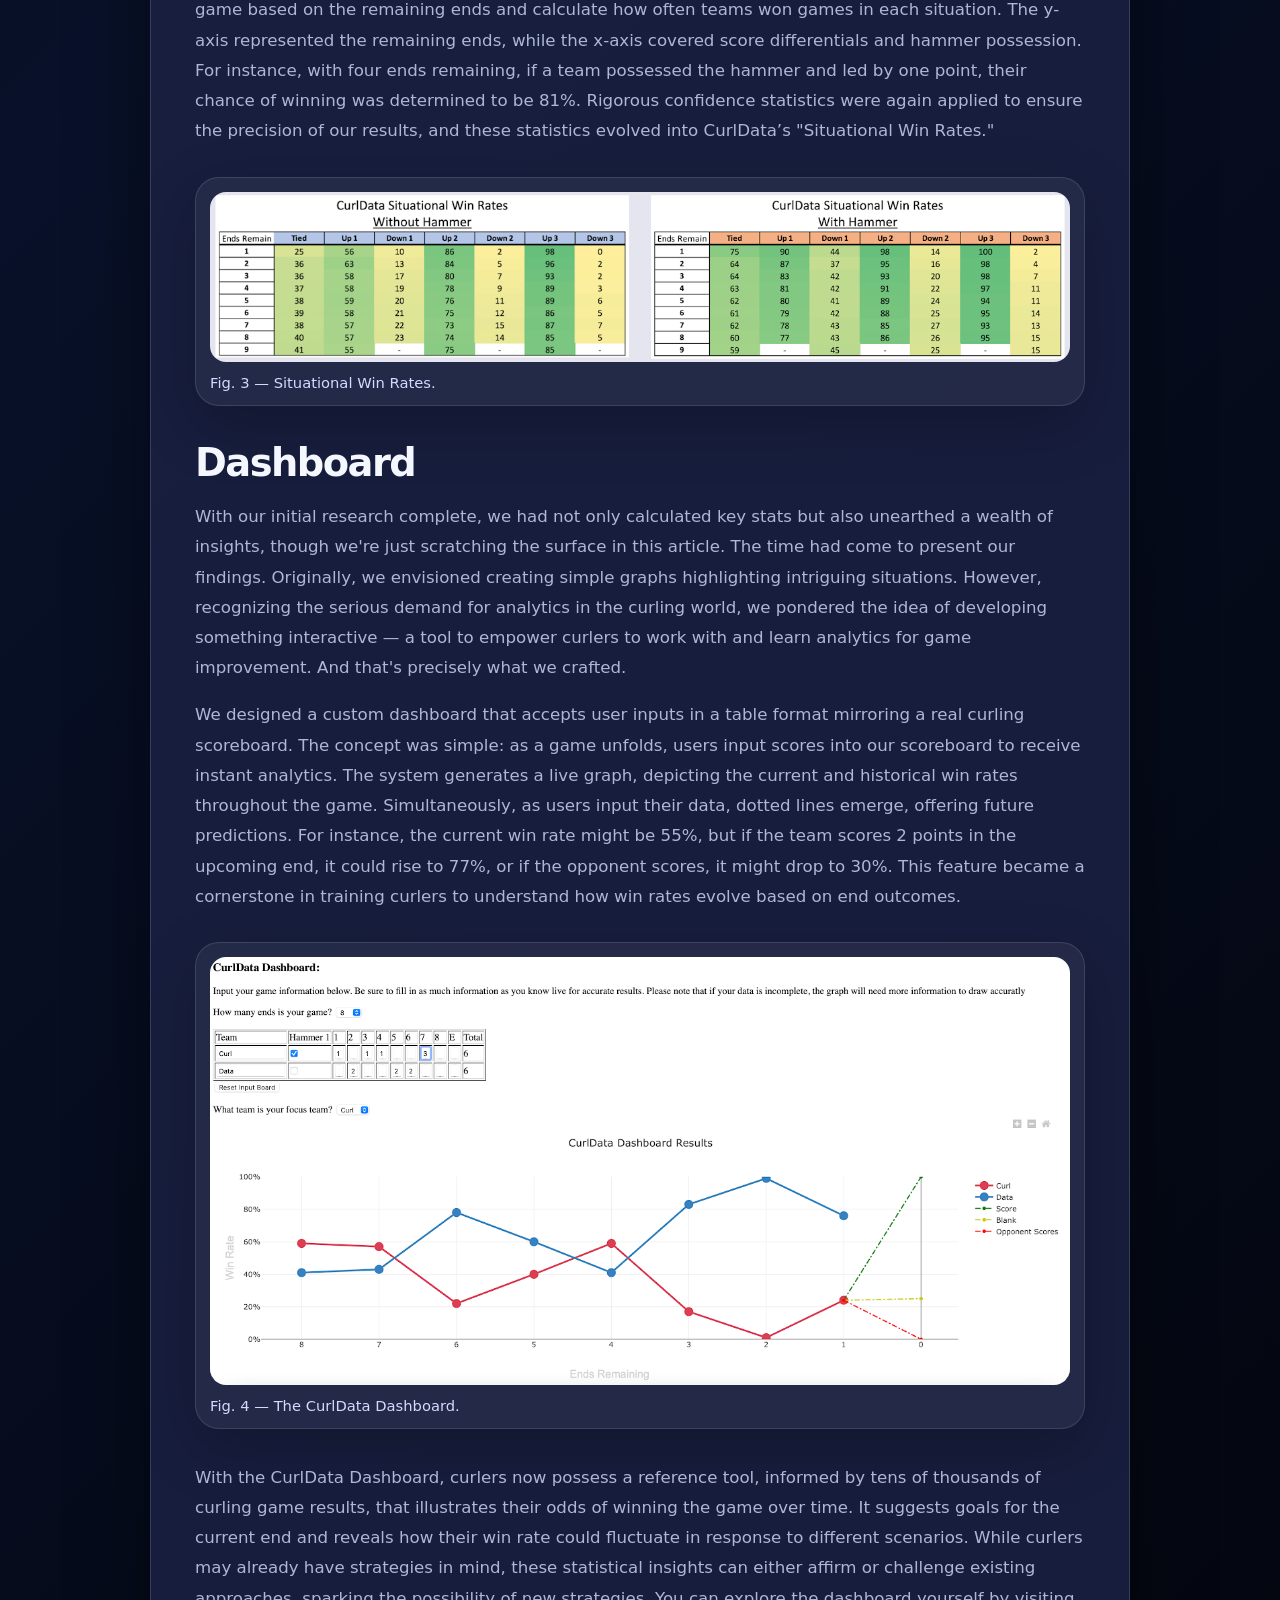
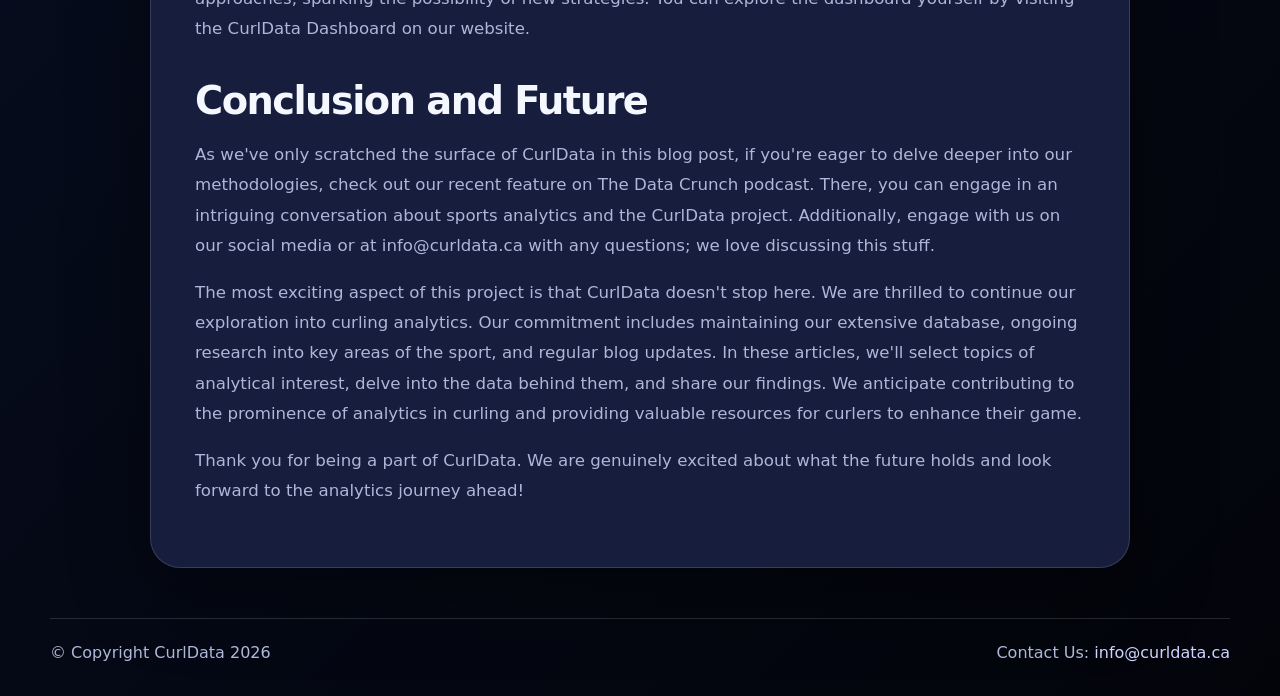
<file: blog/launch.html>
<!DOCTYPE html>
<html lang="en">
<head>
  <meta charset="UTF-8" />
  <meta name="viewport" content="width=device-width, initial-scale=1.0" />
  <title>CurlData | Article 1: Launch</title>
  <link rel="icon" href="../assets/favicon.ico" sizes="any" />
  <link rel="icon" type="image/png" href="../assets/favicon-32.png" />
  <link rel="apple-touch-icon" href="../assets/favicon-192.png" />
  <link rel="stylesheet" href="../assets/styles.css" />
</head>
<body>
  <div class="site-shell">
    <header class="site-header">
      <a class="brand" href="../index.html" aria-label="CurlData home">
        <img src="../assets/curldata-logo-bg.png" alt="CurlData logo" />
        <span>CurlData</span>
      </a>
      <button class="nav-toggle" aria-label="Toggle navigation" aria-expanded="false">☰</button>
      <nav class="site-nav" aria-label="Main navigation">
        <a href="../index.html">Home</a>
        <a href="../dashboard.html">Dashboard</a>
        <div class="nav-dropdown">
          <a class="nav-drop-trigger active" href="../blog.html">Blog</a>
          <div class="nav-menu" aria-label="Blog articles">
            <a href="../blog/launch.html">Article 1: Launch</a>
          </div>
        </div>
        <a href="../stats.html">Stats</a>
        <a href="../podcast.html">Podcast</a>
        <a href="../about.html">About</a>
      </nav>
    </header>

    <main class="page-main">
      <section class="page-hero compact blog-hero">
        <p class="eyebrow">CurlData Blog</p>
        <h1>Article 1: Launch</h1>
        <p>Welcome to the first CurlData article: a look at where the platform came from, what we built, and where curling analytics can go next.</p>
      </section>

      <article class="content-panel blog-article">
        <div class="article-kicker">Launch Article</div>
        <h2>Welcome to CurlData</h2>
        <p>Welcome! You've arrived at CurlData and are probably wondering about our mission. Episode 1 will provide a brief overview of who we are, aiming to kickstart your journey into the world of curling analytics.</p>
        <p>CurlData came to life in 2021 through a collaboration with Missing Link Technologies in Moncton, New Brunswick. In the realm of sports analytics, curling had been somewhat overlooked compared to other major sports. Given its rapid global growth in recent years, curlers across all skill levels were seeking ways to enhance their game. Initially conceived as a project to explore the possibilities of analytics in curling, we soon recognized the genuine potential to share our findings with the curling community.</p>
        <p>As the project evolved, it became evident that there was a considerable void in resources for curlers looking to access clear analytics and integrate the results into their gameplay. This is the story of how we addressed this gap, the insights we uncovered, and our roadmap for the future.</p>

        <h2>Background and Initial Process</h2>
        <p>Curling, an age-old game originating in Scotland, involves two teams taking turns sliding rocks over ice towards a target. Over its history, it has evolved into a modern, sophisticated sport that demands both strategic and physical skills to outperform opponents. Played in "ends," similar to hockey's periods, teams accumulate points, and a winner is declared at the conclusion. Utilizing tools like the scoreboard and the "hammer" — the last shot advantage in an end — teams strategically aim to score points.</p>
        <p>Curling athletes, affectionately known as "curlers," have always keenly observed strategic trends in the game. When we embarked on this project, we took these trends into account, considering some of curling's most pressing questions to develop key analytical inquiries.</p>
        <ul>
          <li>What is a team’s ideal outcome and situation for each end?</li>
          <li>Can we map out what typically happens in a curling game to understand what factors contribute to a team’s victory?</li>
          <li>What is the advantage of the hammer, and to what extent is curling just a battle for the hammer?</li>
        </ul>
        <p>Armed with these questions, it became apparent that we needed a substantial amount of structured curling scoreboard data for statistical calculations and analysis. Unfortunately, no ready-to-use online curling database was available, prompting us to embark on the task of scraping this data ourselves. We developed a series of Python scripts, evolving them into a comprehensive data pipeline, capable of handling online data scraping, validation, and modifications.</p>
        <p>The program operated by receiving a list of websites suspected to contain curling data. It systematically searched each link for tables resembling a curling scoreboard. For every identified scoreboard table, the program determined its relevance, and if suitable, scraped the data, adding it to our database. This meticulous process allowed us to efficiently gather data from tens of thousands of curling games available on the internet, creating a robust foundation for our subsequent analyses.</p>

        <figure>
          <img src="../assets/blog-launch-fig1.png" alt="A sample table containing one curling game of scores" />
          <figcaption>Fig. 1 — A sample table containing one curling game of scores.</figcaption>
        </figure>

        <h2>Statistics</h2>
        <p>With our extensive database at our disposal, we delved into the analysis. Our initial focus was understanding the dynamics of a curling game. Common wisdom suggested that having the hammer increased the likelihood of scoring two points, while scoring two without the hammer posed a significant challenge. To explore this, we set out to calculate the percentage breakdown of how often specific situations occurred in a game.</p>
        <p>Using Python scripts, we fetched data from the database, filtered it to match predefined situations, and then determined the frequency of each event. Rigorous statistical measures, including confidence intervals and margins of error, were applied to ensure the accuracy of our findings. The outcome of this research yielded CurlData’s "Typical End Result Percentages," offering insights into the frequency of blanks, single points, and 2-point scores with the hammer — providing a comprehensive picture of scoring patterns in curling games.</p>

        <figure>
          <img src="../assets/blog-launch-fig2.png" alt="Typical end result percentages chart" />
          <figcaption>Fig. 2 — Typical End Result Percentages.</figcaption>
        </figure>

        <p>Moving forward, our focus shifted to understanding how teams secure victories in a game. Curling is structured in "ends," each presenting an opportunity for teams to score points. Teams face decision points before each end, determining strategic goals such as "We aim for a two-point score" or "We aim to limit the opponent to one point." We envisioned providing curlers with real-time odds at these decision points, illustrating how subsequent actions could influence their chances of winning.</p>
        <p>To compute these statistics, we designed a program to explore all possible scenarios within a curling game based on the remaining ends and calculate how often teams won games in each situation. The y-axis represented the remaining ends, while the x-axis covered score differentials and hammer possession. For instance, with four ends remaining, if a team possessed the hammer and led by one point, their chance of winning was determined to be 81%. Rigorous confidence statistics were again applied to ensure the precision of our results, and these statistics evolved into CurlData’s "Situational Win Rates."</p>

        <figure>
          <img src="../assets/blog-launch-fig3.png" alt="Situational win rates chart" />
          <figcaption>Fig. 3 — Situational Win Rates.</figcaption>
        </figure>

        <h2>Dashboard</h2>
        <p>With our initial research complete, we had not only calculated key stats but also unearthed a wealth of insights, though we're just scratching the surface in this article. The time had come to present our findings. Originally, we envisioned creating simple graphs highlighting intriguing situations. However, recognizing the serious demand for analytics in the curling world, we pondered the idea of developing something interactive — a tool to empower curlers to work with and learn analytics for game improvement. And that's precisely what we crafted.</p>
        <p>We designed a custom dashboard that accepts user inputs in a table format mirroring a real curling scoreboard. The concept was simple: as a game unfolds, users input scores into our scoreboard to receive instant analytics. The system generates a live graph, depicting the current and historical win rates throughout the game. Simultaneously, as users input their data, dotted lines emerge, offering future predictions. For instance, the current win rate might be 55%, but if the team scores 2 points in the upcoming end, it could rise to 77%, or if the opponent scores, it might drop to 30%. This feature became a cornerstone in training curlers to understand how win rates evolve based on end outcomes.</p>

        <figure>
          <img src="../assets/blog-launch-fig4.png" alt="The CurlData Dashboard" />
          <figcaption>Fig. 4 — The CurlData Dashboard.</figcaption>
        </figure>

        <p>With the CurlData Dashboard, curlers now possess a reference tool, informed by tens of thousands of curling game results, that illustrates their odds of winning the game over time. It suggests goals for the current end and reveals how their win rate could fluctuate in response to different scenarios. While curlers may already have strategies in mind, these statistical insights can either affirm or challenge existing approaches, sparking the possibility of new strategies. You can explore the dashboard yourself by visiting the CurlData Dashboard on our website.</p>

        <h2>Conclusion and Future</h2>
        <p>As we've only scratched the surface of CurlData in this blog post, if you're eager to delve deeper into our methodologies, check out our recent feature on The Data Crunch podcast. There, you can engage in an intriguing conversation about sports analytics and the CurlData project. Additionally, engage with us on our social media or at info@curldata.ca with any questions; we love discussing this stuff.</p>
        <p>The most exciting aspect of this project is that CurlData doesn't stop here. We are thrilled to continue our exploration into curling analytics. Our commitment includes maintaining our extensive database, ongoing research into key areas of the sport, and regular blog updates. In these articles, we'll select topics of analytical interest, delve into the data behind them, and share our findings. We anticipate contributing to the prominence of analytics in curling and providing valuable resources for curlers to enhance their game.</p>
        <p>Thank you for being a part of CurlData. We are genuinely excited about what the future holds and look forward to the analytics journey ahead!</p>
      </article>
    </main>

    <footer class="site-footer">
      <p>© Copyright CurlData 2026</p>
      <p>Contact Us: <a href="mailto:info@curldata.ca">info@curldata.ca</a></p>
    </footer>
  </div>
  <script src="../assets/main.js"></script>
</body>
</html>
</file>
<file: assets/styles.css>
:root {
  --bg: #05060d;
  --bg-soft: #0b1022;
  --card: rgba(18, 24, 48, 0.76);
  --card-strong: rgba(25, 32, 64, 0.92);
  --text: #f5f7ff;
  --muted: #aeb7d7;
  --blue: #3547ff;
  --blue-bright: #6070ff;
  --red: #ee181e;
  --line: rgba(255, 255, 255, 0.14);
  --shadow: 0 24px 80px rgba(0, 0, 0, 0.42);
}

* {
  box-sizing: border-box;
}

html {
  min-height: 100%;
  background: var(--bg);
}

body {
  min-height: 100%;
  margin: 0;
  font-family: Inter, ui-sans-serif, system-ui, -apple-system, BlinkMacSystemFont, "Segoe UI", sans-serif;
  color: var(--text);
  background:
    radial-gradient(circle at 16% 18%, rgba(53, 71, 255, 0.3), transparent 28%),
    radial-gradient(circle at 82% 20%, rgba(238, 24, 30, 0.18), transparent 26%),
    linear-gradient(135deg, #05060d 0%, #081129 50%, #03040a 100%);
}

body::before {
  content: "";
  position: fixed;
  inset: 0;
  pointer-events: none;
  background-image:
    linear-gradient(rgba(255,255,255,0.03) 1px, transparent 1px),
    linear-gradient(90deg, rgba(255,255,255,0.03) 1px, transparent 1px);
  background-size: 56px 56px;
  mask-image: linear-gradient(to bottom, rgba(0,0,0,0.9), transparent 86%);
}

.site-shell {
  position: relative;
  z-index: 1;
  width: min(1180px, calc(100% - 32px));
  min-height: 100vh;
  margin: 0 auto;
  display: flex;
  flex-direction: column;
}

.site-header {
  position: sticky;
  top: 16px;
  z-index: 10;
  display: flex;
  align-items: center;
  justify-content: space-between;
  gap: 24px;
  margin: 16px 0 28px;
  padding: 12px 16px;
  border: 1px solid var(--line);
  border-radius: 24px;
  background: rgba(5, 6, 13, 0.78);
  backdrop-filter: blur(18px);
  box-shadow: var(--shadow);
}

.brand {
  display: inline-flex;
  align-items: center;
  gap: 12px;
  color: var(--text);
  text-decoration: none;
  font-weight: 800;
  letter-spacing: 0.03em;
}

.brand img {
  width: 54px;
  height: 54px;
  object-fit: contain;
  filter: drop-shadow(0 0 14px rgba(96, 112, 255, 0.35));
}

.site-nav {
  display: flex;
  flex-wrap: wrap;
  align-items: center;
  justify-content: flex-end;
  gap: 6px;
}

.site-nav a {
  color: var(--muted);
  text-decoration: none;
  padding: 10px 13px;
  border-radius: 999px;
  font-size: 0.94rem;
  transition: 160ms ease;
}

.site-nav a:hover,
.site-nav a.active {
  color: var(--text);
  background: linear-gradient(135deg, rgba(53, 71, 255, 0.36), rgba(238, 24, 30, 0.22));
  box-shadow: inset 0 0 0 1px rgba(255,255,255,0.12);
}

.nav-toggle {
  display: none;
  appearance: none;
  border: 1px solid var(--line);
  background: rgba(255,255,255,0.06);
  color: var(--text);
  border-radius: 12px;
  padding: 9px 12px;
  font-size: 1.2rem;
}

main {
  flex: 1;
}

.hero {
  display: grid;
  grid-template-columns: minmax(0, 1.2fr) minmax(320px, 0.8fr);
  gap: 32px;
  align-items: center;
  padding: 54px 0 44px;
}

.eyebrow {
  color: #c9d0ff;
  text-transform: uppercase;
  letter-spacing: 0.16em;
  font-size: 0.8rem;
  font-weight: 800;
  margin: 0 0 16px;
}

h1 {
  margin: 0;
  font-size: clamp(2.35rem, 5vw, 5.2rem);
  line-height: 0.95;
  letter-spacing: -0.07em;
}

h2 {
  margin: 0 0 12px;
  font-size: 1.35rem;
}

.lead,
.page-hero p,
.copy-stack p,
.feature-band p {
  color: var(--muted);
  line-height: 1.75;
}

.lead {
  max-width: 760px;
  font-size: clamp(1.06rem, 1.8vw, 1.35rem);
  margin: 26px 0 0;
}

.hero-actions {
  display: flex;
  flex-wrap: wrap;
  gap: 14px;
  margin-top: 34px;
}

.button {
  display: inline-flex;
  align-items: center;
  justify-content: center;
  min-height: 48px;
  padding: 0 20px;
  border-radius: 999px;
  text-decoration: none;
  font-weight: 800;
  transition: transform 160ms ease, box-shadow 160ms ease;
}

.button:hover {
  transform: translateY(-2px);
}

.button.primary {
  color: white;
  background: linear-gradient(135deg, var(--blue), var(--blue-bright));
  box-shadow: 0 16px 46px rgba(53, 71, 255, 0.34);
}

.button.secondary {
  color: var(--text);
  border: 1px solid var(--line);
  background: rgba(255,255,255,0.06);
}

.hero-card,
.content-panel,
.dashboard-frame-wrap,
.feature-band article {
  border: 1px solid var(--line);
  background: var(--card);
  border-radius: 30px;
  box-shadow: var(--shadow);
}

.hero-card {
  position: relative;
  overflow: hidden;
  padding: 30px;
}

.hero-card::before {
  content: "";
  position: absolute;
  width: 360px;
  height: 360px;
  border: 46px solid rgba(53, 71, 255, 0.45);
  border-radius: 50%;
  top: 30px;
  left: -80px;
}

.hero-card::after {
  content: "";
  position: absolute;
  width: 190px;
  height: 190px;
  border: 32px solid rgba(238, 24, 30, 0.55);
  border-radius: 50%;
  top: 92px;
  right: -20px;
}

.hero-card img {
  position: relative;
  z-index: 1;
  width: 100%;
  max-height: 420px;
  object-fit: contain;
  filter: drop-shadow(0 24px 34px rgba(0,0,0,0.6));
}

.stat-grid {
  position: relative;
  z-index: 1;
  display: grid;
  grid-template-columns: repeat(3, 1fr);
  gap: 10px;
  margin-top: 20px;
}

.stat-grid div {
  padding: 14px;
  border-radius: 18px;
  background: rgba(255,255,255,0.07);
  border: 1px solid rgba(255,255,255,0.1);
}

.stat-grid strong,
.stat-grid span {
  display: block;
}

.stat-grid strong {
  font-size: 1.05rem;
}

.stat-grid span {
  color: var(--muted);
  font-size: 0.84rem;
  margin-top: 4px;
}

.feature-band {
  display: grid;
  grid-template-columns: repeat(3, 1fr);
  gap: 18px;
  padding: 12px 0 52px;
}

.feature-band article {
  padding: 24px;
}

.page-main {
  padding-bottom: 50px;
}

.page-hero {
  padding: 34px 0 24px;
}

.page-hero.compact h1 {
  max-width: 900px;
  font-size: clamp(2.2rem, 4vw, 4.2rem);
}

.content-panel {
  padding: clamp(24px, 4vw, 44px);
  background: var(--card-strong);
}

.about-layout {
  display: grid;
  grid-template-columns: 300px 1fr;
  gap: 34px;
  align-items: start;
}

.about-logo-card {
  position: sticky;
  top: 130px;
  padding: 18px;
  border: 1px solid var(--line);
  border-radius: 26px;
  background: rgba(255,255,255,0.05);
}

.about-logo-card img {
  width: 100%;
  display: block;
}

.copy-stack p {
  font-size: 1.04rem;
  margin: 0 0 18px;
}

.copy-stack h2 {
  margin-top: 28px;
  color: white;
}

.signature {
  color: white !important;
  font-size: 1.35rem !important;
  font-weight: 800;
}

.lead strong {
  color: #ffffff;
  font-weight: 900;
  text-shadow: 0 0 18px rgba(96, 112, 255, 0.45);
}

.under-construction {
  min-height: 420px;
  display: grid;
  place-items: center;
  text-align: center;
  overflow: hidden;
  position: relative;
}

.under-construction::before {
  content: "";
  position: absolute;
  width: 340px;
  height: 340px;
  border-radius: 50%;
  border: 42px solid rgba(53, 71, 255, 0.24);
  top: -120px;
  right: -110px;
}

.under-construction::after {
  content: "";
  position: absolute;
  width: 210px;
  height: 210px;
  border-radius: 50%;
  border: 30px solid rgba(238, 24, 30, 0.18);
  bottom: -90px;
  left: -70px;
}

.under-construction > * {
  position: relative;
  z-index: 1;
  max-width: 620px;
}

.construction-icon {
  width: 86px;
  height: 86px;
  display: inline-grid;
  place-items: center;
  margin-bottom: 18px;
  border-radius: 28px;
  background: rgba(255,255,255,0.08);
  border: 1px solid rgba(255,255,255,0.14);
  font-size: 2.45rem;
  box-shadow: 0 18px 60px rgba(0, 0, 0, 0.28);
}

.under-construction h2 {
  margin: 0;
  font-size: clamp(2rem, 4vw, 3.8rem);
  letter-spacing: -0.05em;
}

.under-construction p:not(.eyebrow) {
  margin: 18px auto 0;
  color: var(--muted);
  line-height: 1.75;
  font-size: 1.08rem;
}

.under-construction .small-note {
  font-size: 0.95rem !important;
  color: #cfd4ff !important;
}

.blank-panel {
  min-height: 420px;
}

.dashboard-frame-wrap {
  overflow: hidden;
  padding: 0;
}

.dashboard-frame {
  display: block;
  width: 100%;
  min-height: 1120px;
  border: 0;
  background: #05060d;
}

.site-footer {
  display: flex;
  flex-wrap: wrap;
  justify-content: space-between;
  gap: 12px;
  padding: 24px 0 34px;
  border-top: 1px solid var(--line);
  color: var(--muted);
}

.site-footer p {
  margin: 0;
}

.site-footer a {
  color: #cfd4ff;
  text-decoration: none;
}

.site-footer a:hover {
  text-decoration: underline;
}

@media (max-width: 900px) {
  .hero,
  .about-layout,
  .feature-band {
    grid-template-columns: 1fr;
  }

  .about-logo-card {
    position: relative;
    top: auto;
    max-width: 320px;
  }

  .nav-toggle {
    display: inline-flex;
  }

  .site-header {
    align-items: flex-start;
  }

  .site-nav {
    display: none;
    width: 100%;
    flex-direction: column;
    align-items: stretch;
    padding-top: 14px;
  }

  .site-nav.open {
    display: flex;
  }

  .site-header {
    flex-wrap: wrap;
  }

  .site-nav a {
    text-align: center;
  }
}

@media (max-width: 560px) {
  .site-shell {
    width: min(100% - 18px, 1180px);
  }

  .hero {
    padding-top: 26px;
  }

  .stat-grid {
    grid-template-columns: 1fr;
  }

  .dashboard-frame {
    min-height: 1260px;
  }
}

.blog-hero p:not(.eyebrow) {
  max-width: 780px;
}

.blog-article {
  max-width: 980px;
  margin: 0 auto;
  overflow: hidden;
}

.article-kicker {
  display: inline-flex;
  align-items: center;
  margin-bottom: 18px;
  padding: 8px 12px;
  border: 1px solid rgba(255,255,255,0.14);
  border-radius: 999px;
  color: #dbe0ff;
  background: linear-gradient(135deg, rgba(53, 71, 255, 0.24), rgba(238, 24, 30, 0.14));
  font-size: 0.82rem;
  font-weight: 800;
  letter-spacing: 0.08em;
  text-transform: uppercase;
}

.blog-article h2 {
  margin-top: 34px;
  margin-bottom: 14px;
  font-size: clamp(1.55rem, 3vw, 2.5rem);
  letter-spacing: -0.04em;
}

.blog-article h2:first-of-type {
  margin-top: 0;
}

.blog-article p,
.blog-article li {
  color: var(--muted);
  line-height: 1.82;
  font-size: 1.04rem;
}

.blog-article ul {
  margin: 18px 0 24px;
  padding-left: 22px;
}

.blog-article li {
  margin-bottom: 10px;
}

.blog-article figure {
  margin: 30px 0 34px;
  padding: 14px;
  border: 1px solid rgba(255,255,255,0.12);
  border-radius: 24px;
  background: rgba(255,255,255,0.055);
  box-shadow: 0 20px 60px rgba(0,0,0,0.22);
}

.blog-article figure img {
  width: 100%;
  display: block;
  border-radius: 16px;
  background: #ffffff;
}

.blog-article figcaption {
  margin-top: 12px;
  color: #d4daff;
  font-size: 0.92rem;
}


.nav-dropdown {
  position: relative;
  display: inline-flex;
  align-items: center;
}

.nav-drop-trigger::after {
  content: " ▾";
  font-size: 0.75em;
  opacity: 0.75;
}

.nav-menu {
  position: absolute;
  top: 100%;
  left: 0;
  min-width: 210px;
  display: none;
  padding: 8px;
  border: 1px solid var(--line);
  border-radius: 18px;
  background: rgba(5, 6, 13, 0.96);
  box-shadow: var(--shadow);
  z-index: 50;
}

.nav-dropdown:hover .nav-menu,
.nav-dropdown:focus-within .nav-menu {
  display: grid;
  gap: 4px;
}

.nav-menu a {
  display: block;
  white-space: nowrap;
}

.blog-grid {
  display: grid;
  grid-template-columns: repeat(auto-fit, minmax(280px, 1fr));
  gap: 22px;
}

.blog-card {
  padding: clamp(24px, 4vw, 38px);
  border: 1px solid var(--line);
  border-radius: 30px;
  background: var(--card-strong);
  box-shadow: var(--shadow);
}

.blog-card p {
  color: var(--muted);
  line-height: 1.75;
  margin: 0 0 24px;
}

.stats-panel,
.stats-copy,
.podcast-panel {
  margin-bottom: 24px;
}

.stats-panel h2,
.podcast-panel h2 {
  font-size: clamp(1.6rem, 3vw, 2.6rem);
  letter-spacing: -0.04em;
}

.stats-panel p,
.stats-copy p,
.podcast-panel p {
  color: var(--muted);
  line-height: 1.75;
}

.stats-copy a {
  color: #dbe0ff;
}

.stats-image-grid {
  display: grid;
  grid-template-columns: 1fr;
  gap: 22px;
  margin-top: 24px;
}

.stats-image-grid.two-up {
  grid-template-columns: repeat(2, minmax(0, 1fr));
}

.stats-image-grid figure {
  margin: 0;
  padding: 14px;
  border: 1px solid rgba(255,255,255,0.12);
  border-radius: 24px;
  background: rgba(255,255,255,0.055);
}


.centered-heading {
  text-align: center;
}

.stats-column-heading {
  margin: 0 0 14px;
  color: #ffffff;
  text-align: center;
  font-size: 1.2rem;
}

.stats-image-grid img {
  display: block;
  width: 100%;
  border-radius: 16px;
  background: white;
}

.stats-image-grid figcaption {
  margin-top: 12px;
  color: #d4daff;
  font-size: 0.92rem;
}

.spotify-embed {
  margin: 22px auto 0;
  overflow: hidden;
  border: 1px solid rgba(255,255,255,0.12);
  border-radius: 24px;
  background: rgba(255,255,255,0.055);
  padding: 12px;
  max-width: 628px;
}

.spotify-embed iframe {
  display: block;
  width: 100%;
  max-width: 600px;
  margin: 0 auto;
  border: 0;
  border-radius: 14px;
}

@media (max-width: 900px) {
  .nav-dropdown {
    display: grid;
    width: 100%;
  }

  .nav-menu {
    position: static;
    display: grid;
    width: 100%;
    margin-top: 6px;
    background: rgba(255,255,255,0.04);
    box-shadow: none;
  }

  .stats-image-grid.two-up {
    grid-template-columns: 1fr;
  }
}


.blog-card-link {
  display: block;
  color: inherit;
  text-decoration: none;
  height: 100%;
}

.blog-card-link:hover .blog-card,
.blog-card-link:focus .blog-card {
  transform: translateY(-3px);
  border-color: rgba(96, 112, 255, 0.45);
}

.blog-card {
  transition: transform 160ms ease, border-color 160ms ease;
}

.blog-card .read-more {
  color: #dbe0ff;
  font-weight: 800;
}
</file>
